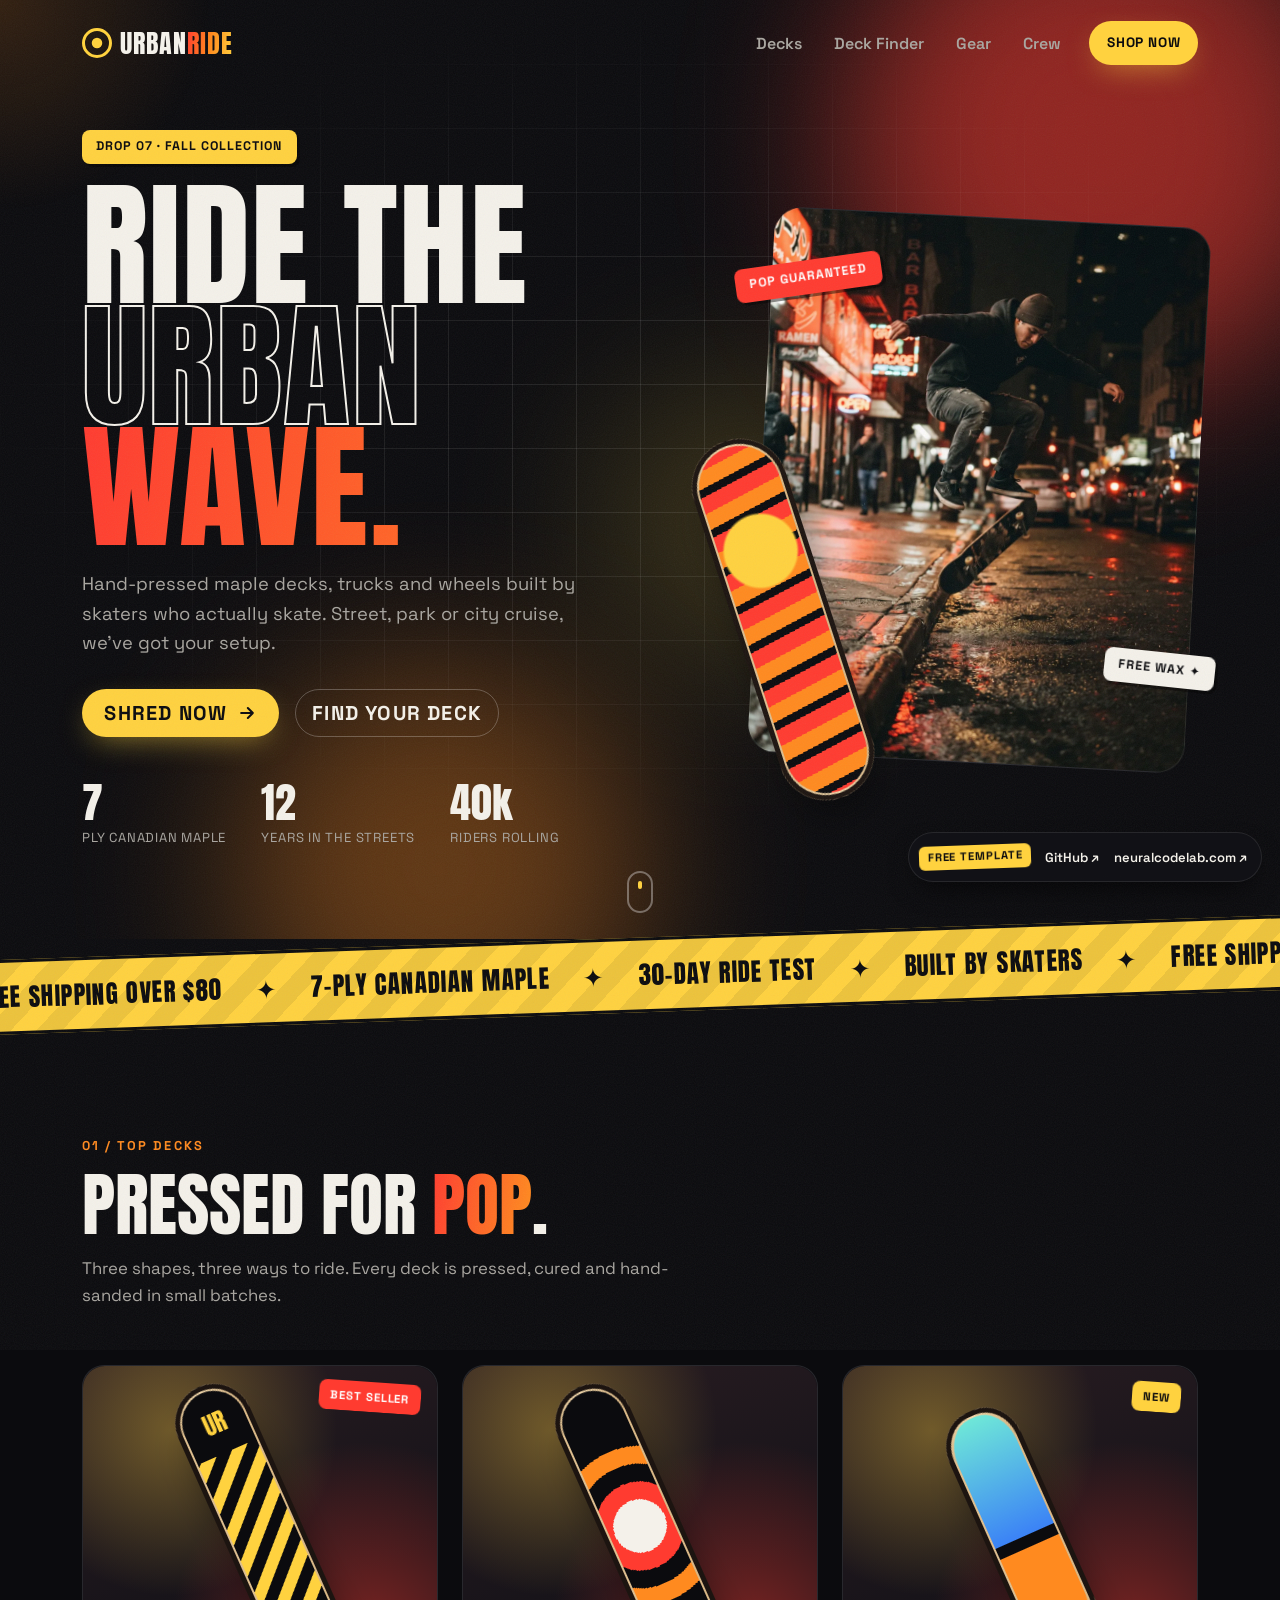
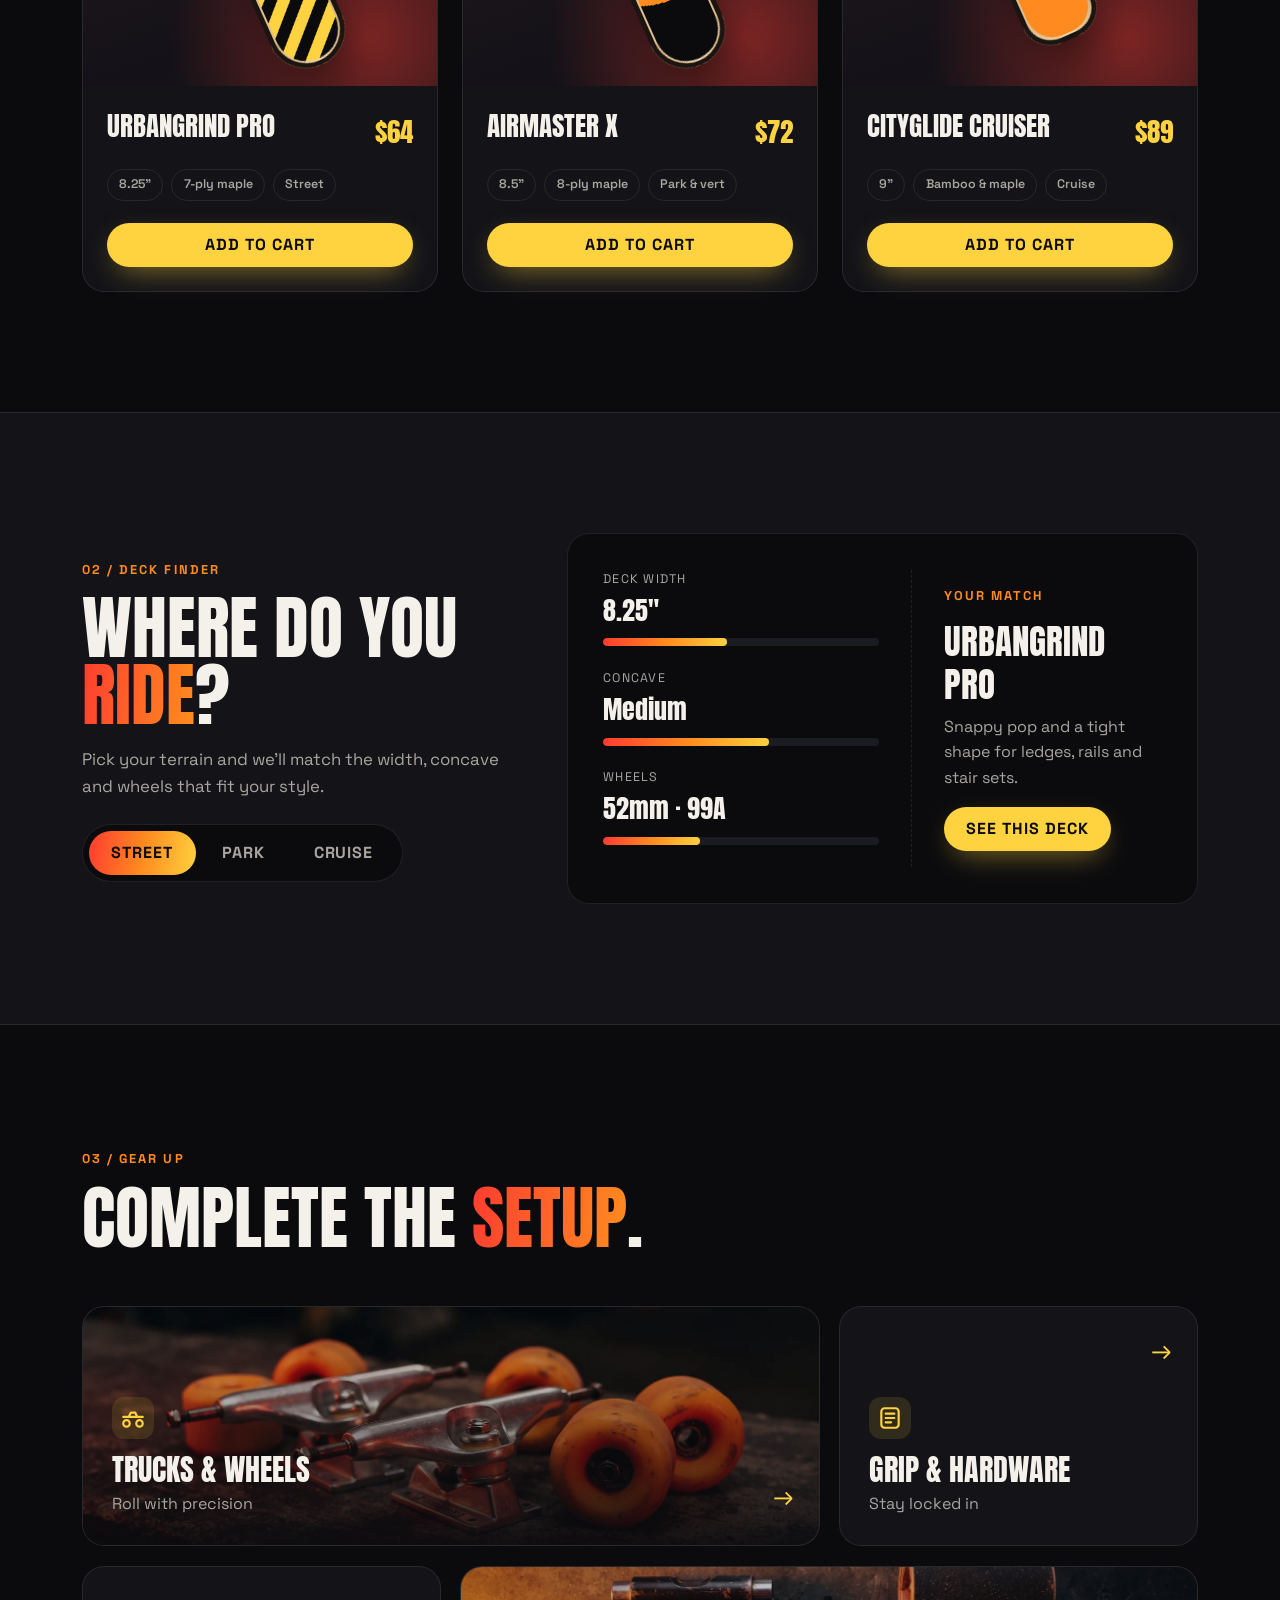
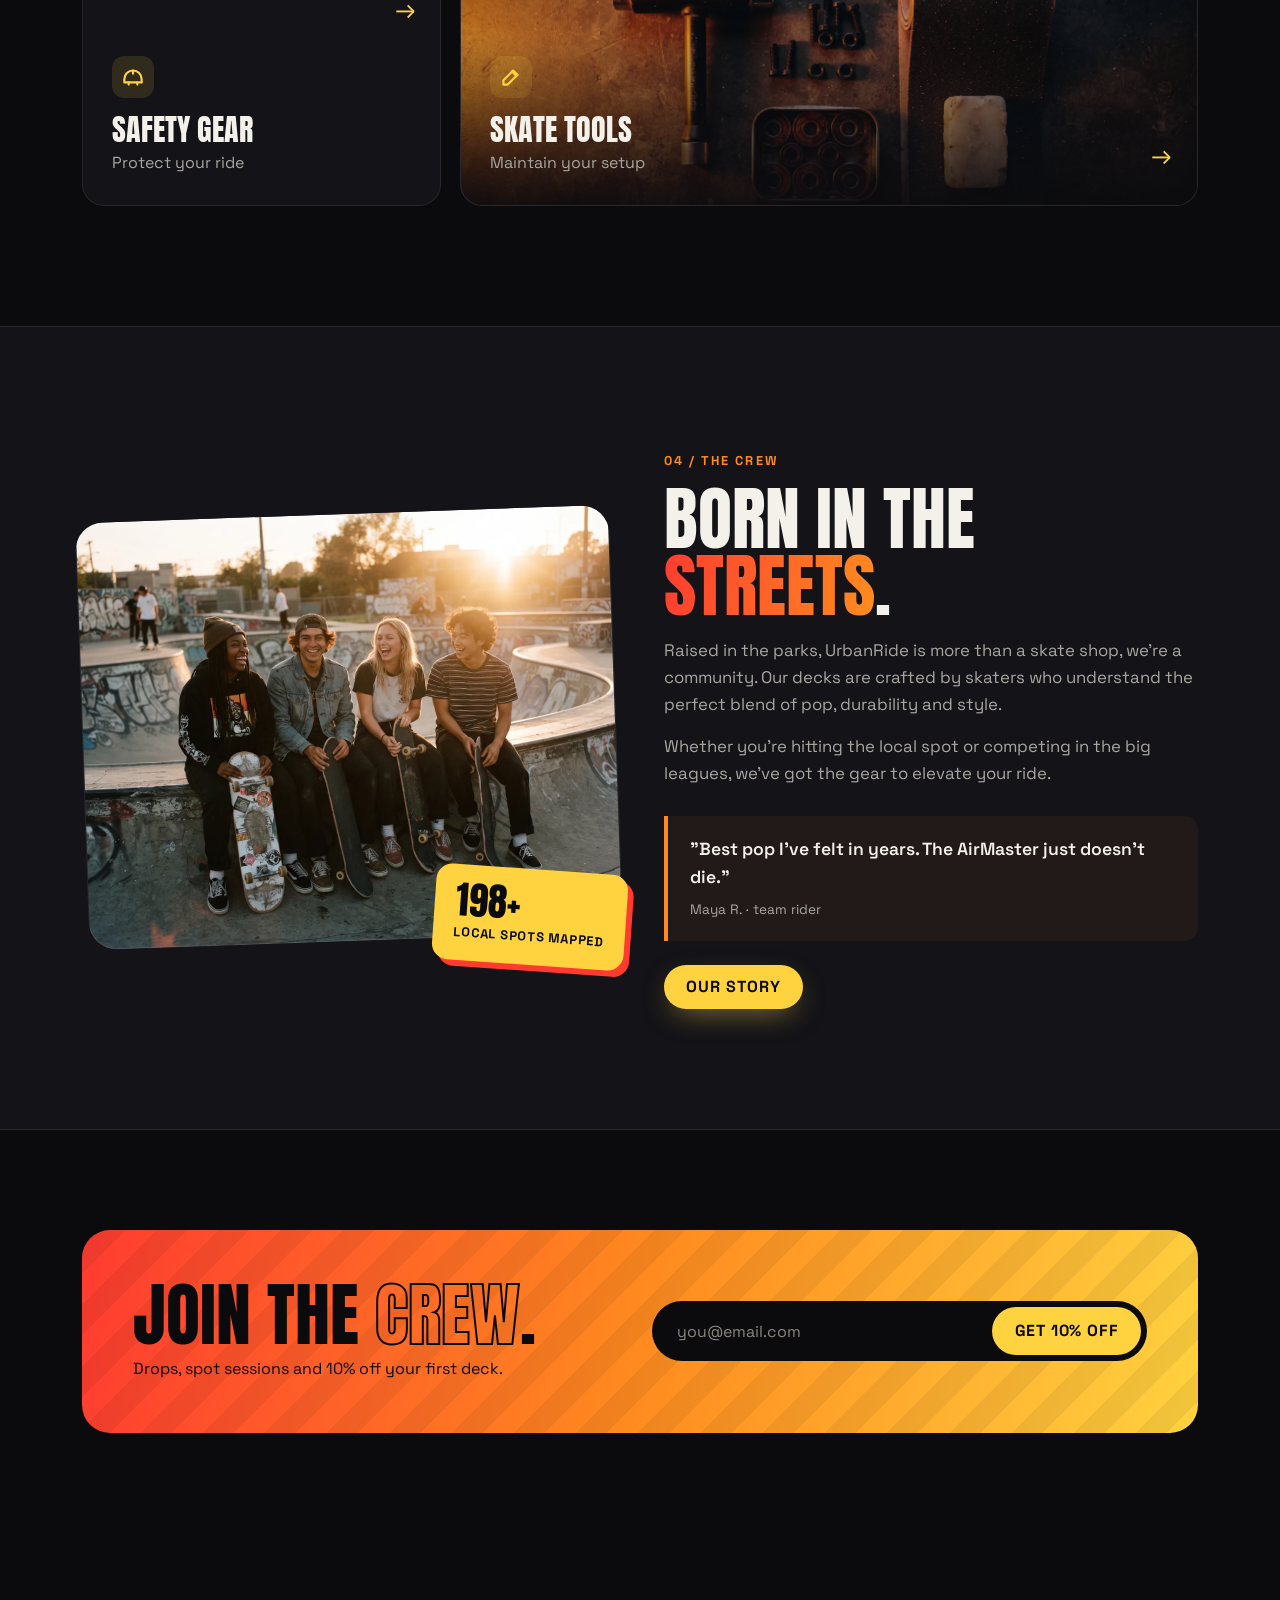
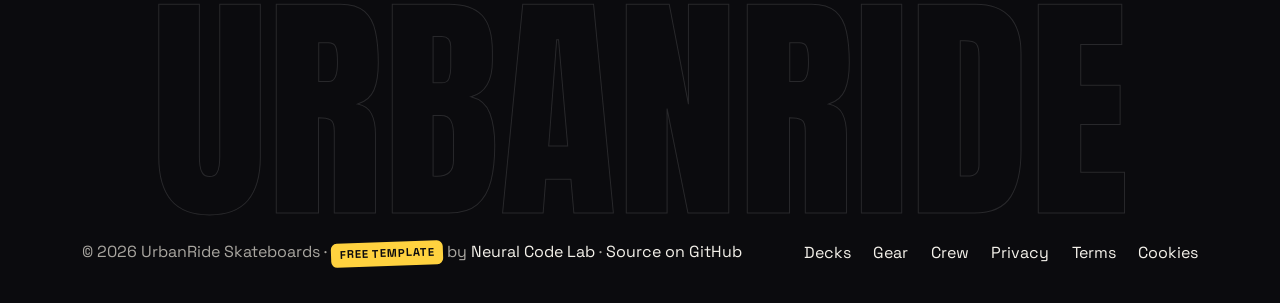
<file: index.html>
<!DOCTYPE html>
<html lang="en">
<head>
  <meta charset="UTF-8">
  <meta name="viewport" content="width=device-width, initial-scale=1.0">
  <title>UrbanRide Skateboards · Ride the Urban Wave</title>
  <meta name="description" content="UrbanRide Skateboards: hand-pressed maple decks, trucks, wheels and gear built by skaters for the street, the park and the city cruise.">
  <meta name="theme-color" content="#0b0b0e">
  <link rel="icon" href="favicon.svg" type="image/svg+xml">
  <link rel="preconnect" href="https://fonts.googleapis.com">
  <link rel="preconnect" href="https://fonts.gstatic.com" crossorigin>
  <link href="https://fonts.googleapis.com/css2?family=Anton&family=Space+Grotesk:wght@400;500;600;700&display=swap" rel="stylesheet">
  <link href="https://cdnjs.cloudflare.com/ajax/libs/bootstrap/5.3.0/css/bootstrap.min.css" rel="stylesheet">
  <link href="styles.css" rel="stylesheet">
</head>
<body>
  <a class="skip-link" href="#main">Skip to content</a>
  <div class="cursor-glow" aria-hidden="true"></div>
  <div class="grain" aria-hidden="true"></div>

  <!-- Navigation -->
  <nav class="navbar navbar-expand-lg fixed-top ur-nav" aria-label="Main">
    <div class="container">
      <a class="navbar-brand d-flex align-items-center gap-2" href="#home">
        <svg class="brand-mark" viewBox="0 0 40 40" aria-hidden="true"><circle cx="20" cy="20" r="18" fill="none" stroke="currentColor" stroke-width="4"/><circle cx="20" cy="20" r="7" fill="currentColor"/></svg>
        <span>URBAN<b>RIDE</b></span>
      </a>
      <button class="navbar-toggler" type="button" data-bs-toggle="collapse" data-bs-target="#navbarNav" aria-controls="navbarNav" aria-expanded="false" aria-label="Toggle navigation">
        <span class="toggler-bar"></span><span class="toggler-bar"></span>
      </button>
      <div class="collapse navbar-collapse" id="navbarNav">
        <ul class="navbar-nav ms-auto align-items-lg-center gap-lg-2">
          <li class="nav-item"><a class="nav-link" href="#featured">Decks</a></li>
          <li class="nav-item"><a class="nav-link" href="#finder">Deck Finder</a></li>
          <li class="nav-item"><a class="nav-link" href="#categories">Gear</a></li>
          <li class="nav-item"><a class="nav-link" href="#about">Crew</a></li>
          <li class="nav-item ms-lg-2"><a class="btn btn-ur btn-ur-sm" href="#featured">Shop now</a></li>
        </ul>
      </div>
    </div>
  </nav>

  <main id="main">
    <!-- Hero -->
    <section id="home" class="hero">
      <div class="hero-bg" aria-hidden="true">
        <span class="blob b1"></span><span class="blob b2"></span><span class="blob b3"></span>
        <div class="hero-grid"></div>
      </div>
      <div class="container position-relative">
        <div class="row align-items-center g-5">
          <div class="col-lg-7">
            <span class="sticker sticker-yellow reveal">Drop 07 · Fall collection</span>
            <h1 class="hero-title reveal">
              <span class="line">Ride the</span>
              <span class="line outline">Urban</span>
              <span class="line grad">Wave.</span>
            </h1>
            <p class="hero-lead reveal">Hand-pressed maple decks, trucks and wheels built by skaters who actually skate. Street, park or city cruise, we've got your setup.</p>
            <div class="d-flex flex-wrap gap-3 reveal">
              <a href="#featured" class="btn btn-ur btn-lg"><span>Shred now</span>
                <svg viewBox="0 0 24 24" aria-hidden="true"><path d="M5 12h14M13 6l6 6-6 6" fill="none" stroke="currentColor" stroke-width="2.5" stroke-linecap="round" stroke-linejoin="round"/></svg>
              </a>
              <a href="#finder" class="btn btn-ur-ghost btn-lg">Find your deck</a>
            </div>
            <ul class="hero-stats reveal" aria-label="UrbanRide in numbers">
              <li><b class="count" data-to="7">0</b><span>ply canadian maple</span></li>
              <li><b class="count" data-to="12">0</b><span>years in the streets</span></li>
              <li><b class="count" data-to="40" data-suffix="k">0</b><span>riders rolling</span></li>
            </ul>
          </div>
          <div class="col-lg-5">
            <div class="hero-visual tilt" data-tilt>
              <!-- IMAGE SLOT: assets/hero-skater.webp (skater mid-kickflip, night street, neon light) -->
              <div class="img-slot hero-photo" data-img="assets/hero-skater.webp" role="img" aria-label="Skater landing a kickflip on a neon-lit street at night">
                <span class="slot-tag">IMG · hero-skater</span>
              </div>
              <div class="deck deck-hero" aria-hidden="true"><span class="deck-art art-wave"></span></div>
              <span class="sticker sticker-red float-a">Pop guaranteed</span>
              <span class="sticker sticker-white float-b">Free wax ✦</span>
            </div>
          </div>
        </div>
      </div>
      <a href="#tape" class="scroll-cue" aria-label="Scroll down"><span></span></a>
    </section>

    <!-- Caution tape marquee -->
    <div id="tape" class="tape" aria-hidden="true">
      <div class="tape-track">
        <span>Free shipping over $80</span><span>✦</span><span>7-ply canadian maple</span><span>✦</span><span>30-day ride test</span><span>✦</span><span>Built by skaters</span><span>✦</span>
        <span>Free shipping over $80</span><span>✦</span><span>7-ply canadian maple</span><span>✦</span><span>30-day ride test</span><span>✦</span><span>Built by skaters</span><span>✦</span>
      </div>
    </div>

    <!-- Top decks -->
    <section id="featured" class="section">
      <div class="container">
        <div class="section-head reveal">
          <span class="eyebrow">01 / Top decks</span>
          <h2 class="section-title">Pressed for <span class="grad">pop</span>.</h2>
          <p class="section-sub">Three shapes, three ways to ride. Every deck is pressed, cured and hand-sanded in small batches.</p>
        </div>
        <div class="row g-4">
          <div class="col-md-6 col-lg-4 reveal">
            <article class="deck-card tilt" data-tilt data-style="street">
              <span class="badge-hot">Best seller</span>
              <div class="deck-stage img-slot">
                <div class="deck"><span class="deck-art art-grind"></span></div>
              </div>
              <div class="deck-body">
                <div class="d-flex justify-content-between align-items-start gap-3">
                  <h3>UrbanGrind Pro</h3><span class="price">$64</span>
                </div>
                <ul class="chips"><li>8.25"</li><li>7-ply maple</li><li>Street</li></ul>
                <a href="#" class="btn btn-ur w-100">Add to cart</a>
              </div>
            </article>
          </div>
          <div class="col-md-6 col-lg-4 reveal">
            <article class="deck-card tilt" data-tilt data-style="park">
              <div class="deck-stage img-slot">
                <div class="deck"><span class="deck-art art-air"></span></div>
              </div>
              <div class="deck-body">
                <div class="d-flex justify-content-between align-items-start gap-3">
                  <h3>AirMaster X</h3><span class="price">$72</span>
                </div>
                <ul class="chips"><li>8.5"</li><li>8-ply maple</li><li>Park &amp; vert</li></ul>
                <a href="#" class="btn btn-ur w-100">Add to cart</a>
              </div>
            </article>
          </div>
          <div class="col-md-6 col-lg-4 reveal">
            <article class="deck-card tilt" data-tilt data-style="cruise">
              <span class="badge-hot badge-new">New</span>
              <div class="deck-stage img-slot">
                <div class="deck deck-cruiser"><span class="deck-art art-glide"></span></div>
              </div>
              <div class="deck-body">
                <div class="d-flex justify-content-between align-items-start gap-3">
                  <h3>CityGlide Cruiser</h3><span class="price">$89</span>
                </div>
                <ul class="chips"><li>9"</li><li>Bamboo &amp; maple</li><li>Cruise</li></ul>
                <a href="#" class="btn btn-ur w-100">Add to cart</a>
              </div>
            </article>
          </div>
        </div>
      </div>
    </section>

    <!-- Deck finder -->
    <section id="finder" class="section section-alt">
      <div class="container">
        <div class="row g-5 align-items-center">
          <div class="col-lg-5 reveal">
            <span class="eyebrow">02 / Deck finder</span>
            <h2 class="section-title">Where do you <span class="grad">ride</span>?</h2>
            <p class="section-sub mb-4">Pick your terrain and we'll match the width, concave and wheels that fit your style.</p>
            <div class="finder-tabs" role="tablist" aria-label="Riding style">
              <button class="finder-tab active" role="tab" aria-selected="true" data-pick="street">Street</button>
              <button class="finder-tab" role="tab" aria-selected="false" data-pick="park">Park</button>
              <button class="finder-tab" role="tab" aria-selected="false" data-pick="cruise">Cruise</button>
            </div>
          </div>
          <div class="col-lg-7 reveal">
            <div class="finder-card" aria-live="polite">
              <div class="finder-meter">
                <div class="meter"><span>Deck width</span><b id="f-width">8.25"</b><i><em id="m-width" style="--v:.45"></em></i></div>
                <div class="meter"><span>Concave</span><b id="f-concave">Medium</b><i><em id="m-concave" style="--v:.6"></em></i></div>
                <div class="meter"><span>Wheels</span><b id="f-wheels">52mm · 99A</b><i><em id="m-wheels" style="--v:.35"></em></i></div>
              </div>
              <div class="finder-pick">
                <span class="eyebrow">Your match</span>
                <h3 id="f-name">UrbanGrind Pro</h3>
                <p id="f-desc">Snappy pop and a tight shape for ledges, rails and stair sets.</p>
                <a href="#featured" class="btn btn-ur">See this deck</a>
              </div>
            </div>
          </div>
        </div>
      </div>
    </section>

    <!-- Gear bento -->
    <section id="categories" class="section">
      <div class="container">
        <div class="section-head reveal">
          <span class="eyebrow">03 / Gear up</span>
          <h2 class="section-title">Complete the <span class="grad">setup</span>.</h2>
        </div>
        <div class="bento">
          <a href="#" class="bento-item b-wide reveal">
            <!-- IMAGE SLOT: assets/gear-trucks.webp -->
            <div class="img-slot bento-img" data-img="assets/gear-trucks.webp"><span class="slot-tag">IMG · gear-trucks</span></div>
            <div class="bento-copy">
              <svg class="ico" viewBox="0 0 24 24" aria-hidden="true"><circle cx="6" cy="17" r="3"/><circle cx="18" cy="17" r="3"/><path d="M3 11h18M8 11l2-4h4l2 4"/></svg>
              <h3>Trucks &amp; Wheels</h3><p>Roll with precision</p>
            </div>
            <span class="bento-arrow" aria-hidden="true">→</span>
          </a>
          <a href="#" class="bento-item reveal">
            <div class="bento-copy">
              <svg class="ico" viewBox="0 0 24 24" aria-hidden="true"><rect x="4" y="3" width="16" height="18" rx="3"/><path d="M8 8h8M8 12h8M8 16h5"/></svg>
              <h3>Grip &amp; Hardware</h3><p>Stay locked in</p>
            </div>
            <span class="bento-arrow" aria-hidden="true">→</span>
          </a>
          <a href="#" class="bento-item reveal">
            <div class="bento-copy">
              <svg class="ico" viewBox="0 0 24 24" aria-hidden="true"><path d="M4 14a8 8 0 0116 0v3H4z"/><path d="M8 17v2M16 17v2M12 6v3"/></svg>
              <h3>Safety Gear</h3><p>Protect your ride</p>
            </div>
            <span class="bento-arrow" aria-hidden="true">→</span>
          </a>
          <a href="#" class="bento-item b-wide b-accent reveal">
            <!-- IMAGE SLOT: assets/gear-tools.webp -->
            <div class="img-slot bento-img" data-img="assets/gear-tools.webp"><span class="slot-tag">IMG · gear-tools</span></div>
            <div class="bento-copy">
              <svg class="ico" viewBox="0 0 24 24" aria-hidden="true"><path d="M14 6l4 4-9 9H5v-4z"/><path d="M13 7l4 4"/></svg>
              <h3>Skate Tools</h3><p>Maintain your setup</p>
            </div>
            <span class="bento-arrow" aria-hidden="true">→</span>
          </a>
        </div>
      </div>
    </section>

    <!-- About / crew -->
    <section id="about" class="section section-alt">
      <div class="container">
        <div class="row g-5 align-items-center">
          <div class="col-lg-6 order-lg-2 reveal">
            <span class="eyebrow">04 / The crew</span>
            <h2 class="section-title">Born in the <span class="grad">streets</span>.</h2>
            <p class="section-sub">Raised in the parks, UrbanRide is more than a skate shop, we're a community. Our decks are crafted by skaters who understand the perfect blend of pop, durability and style.</p>
            <p class="section-sub">Whether you're hitting the local spot or competing in the big leagues, we've got the gear to elevate your ride.</p>
            <div class="crew-quote">
              <p>"Best pop I've felt in years. The AirMaster just doesn't die."</p>
              <span>Maya R. · team rider</span>
            </div>
            <a href="#" class="btn btn-ur mt-4">Our story</a>
          </div>
          <div class="col-lg-6 order-lg-1 reveal">
            <div class="about-visual">
              <!-- IMAGE SLOT: assets/about-crew.webp (skate crew at a concrete park, golden hour) -->
              <div class="img-slot about-photo" data-img="assets/about-crew.webp" role="img" aria-label="The UrbanRide crew at a concrete skatepark at golden hour">
                <span class="slot-tag">IMG · about-crew</span>
              </div>
              <div class="about-badge"><b class="count" data-to="250" data-suffix="+">0</b><span>local spots mapped</span></div>
            </div>
          </div>
        </div>
      </div>
    </section>

    <!-- Join CTA -->
    <section class="section join">
      <div class="container">
        <div class="join-card reveal">
          <div class="join-bg" aria-hidden="true"></div>
          <div class="row align-items-center g-4 position-relative">
            <div class="col-lg-6">
              <h2 class="section-title mb-2">Join the <span class="outline-dark">crew</span>.</h2>
              <p class="mb-0">Drops, spot sessions and 10% off your first deck.</p>
            </div>
            <div class="col-lg-6">
              <form class="join-form" onsubmit="event.preventDefault(); this.classList.add('sent');">
                <label for="join-email" class="visually-hidden">Email address</label>
                <input id="join-email" type="email" required placeholder="you@email.com" autocomplete="email">
                <button type="submit" class="btn btn-dark-ur">Get 10% off</button>
                <span class="join-ok" role="status">You're in. See you at the spot ✦</span>
              </form>
            </div>
          </div>
        </div>
      </div>
    </section>
  </main>

  <!-- Free template badge -->
  <aside class="free-pill" aria-label="About this template">
    <span class="free-tag">Free template</span>
    <a href="https://github.com/EduGuate/UrbanSkateShopTheme" target="_blank" rel="noopener">GitHub ↗</a>
    <a href="https://neuralcodelab.com" target="_blank" rel="noopener">neuralcodelab.com ↗</a>
  </aside>

  <footer class="ur-footer">
    <div class="container">
      <div class="footer-mega" aria-hidden="true">URBANRIDE</div>
      <div class="d-flex flex-column flex-md-row justify-content-between align-items-center gap-3">
        <p class="mb-0">&copy; 2026 UrbanRide Skateboards · <span class="free-tag">Free template</span> by <a href="https://neuralcodelab.com" target="_blank" rel="noopener">Neural Code Lab</a> · <a href="https://github.com/EduGuate/UrbanSkateShopTheme" target="_blank" rel="noopener">Source on GitHub</a></p>
        <ul class="footer-links">
          <li><a href="#featured">Decks</a></li><li><a href="#categories">Gear</a></li><li><a href="#about">Crew</a></li><li><a href="privacy.html">Privacy</a></li><li><a href="terms.html">Terms</a></li><li><a href="cookies.html">Cookies</a></li>
        </ul>
      </div>
    </div>
  </footer>

  <script src="https://cdnjs.cloudflare.com/ajax/libs/bootstrap/5.3.0/js/bootstrap.bundle.min.js"></script>
  <script src="app.js"></script>
</body>
</html>
</file>
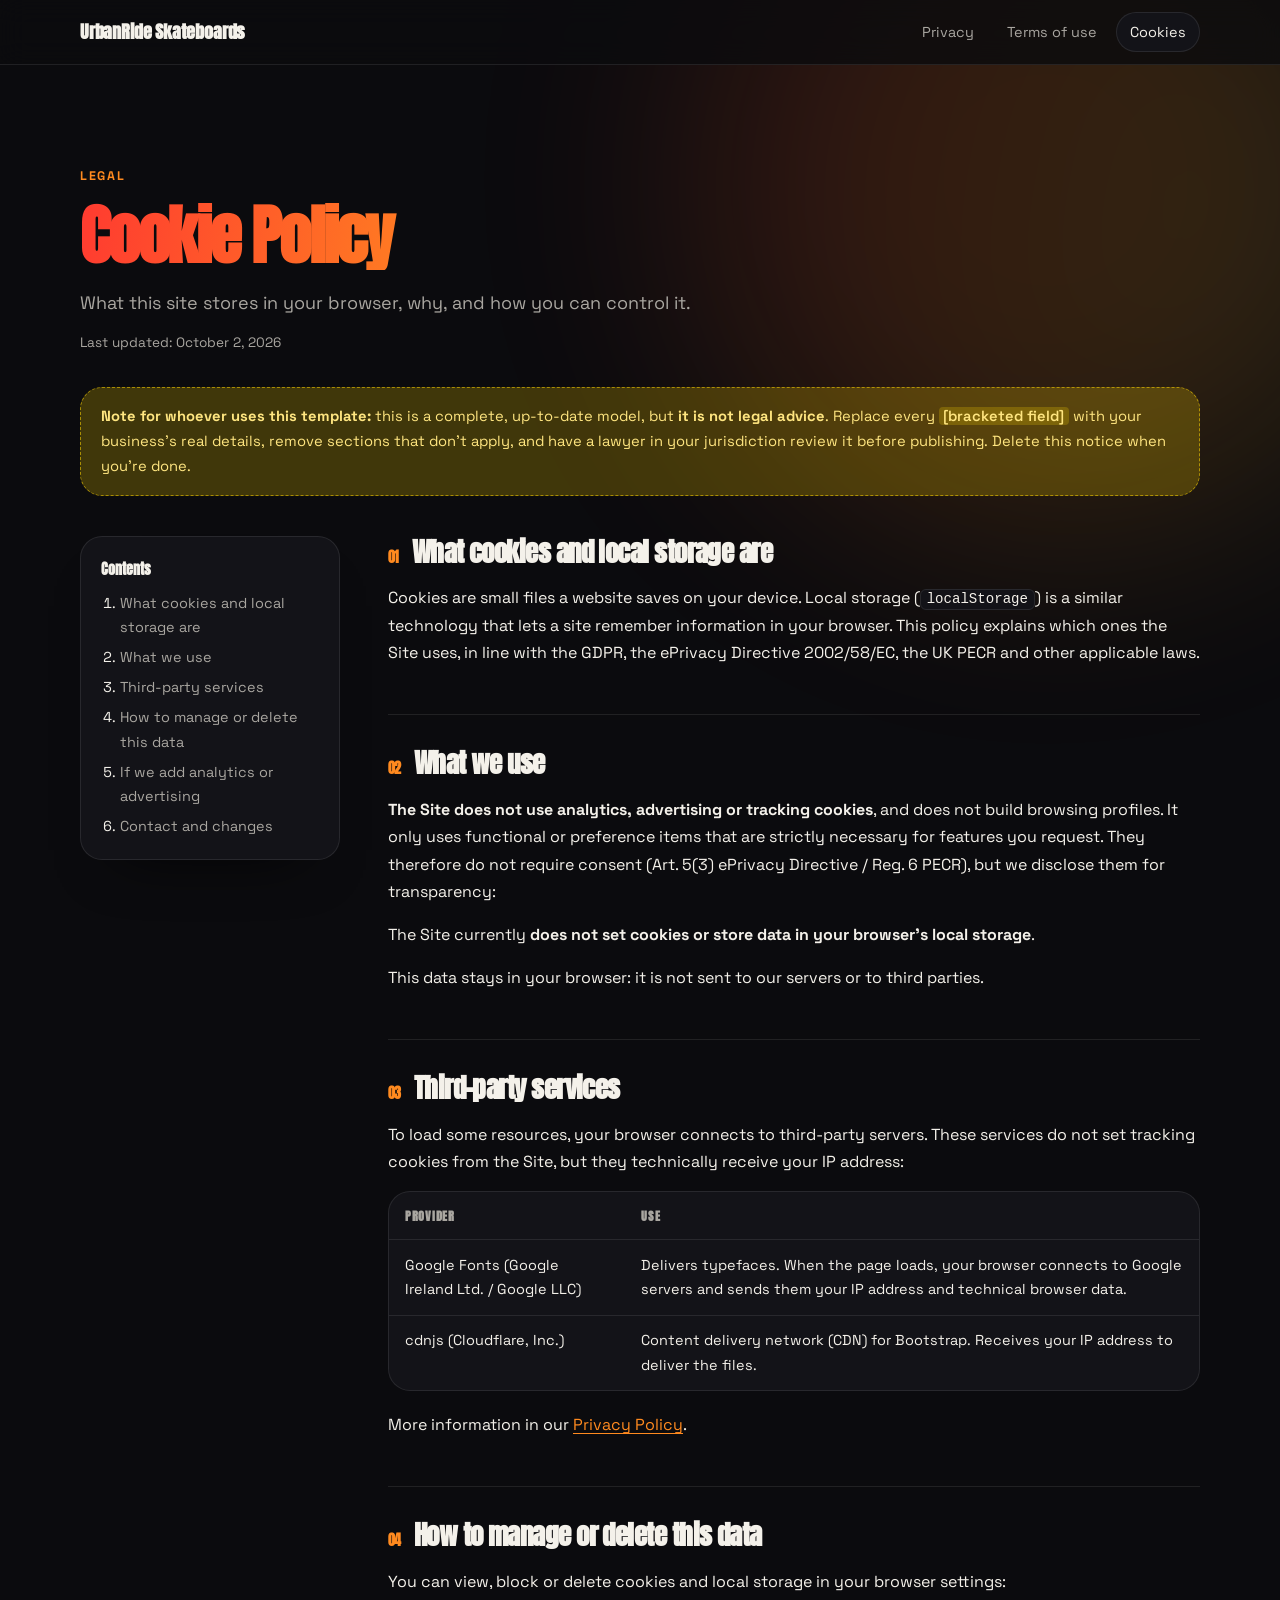
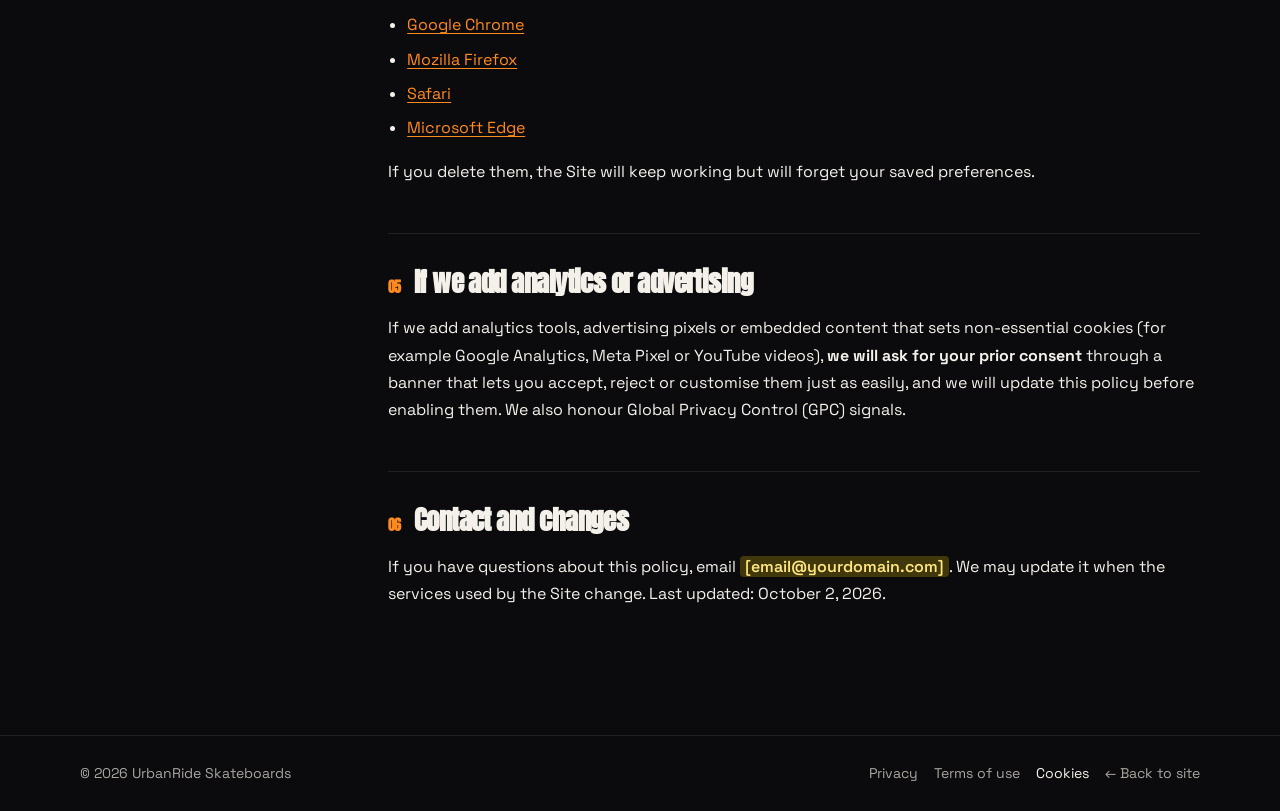
<file: cookies.html>
<!doctype html>
<html lang="en">
<head>
  <meta charset="utf-8">
  <meta name="viewport" content="width=device-width, initial-scale=1">
  <title>Cookie Policy · UrbanRide Skateboards</title>
  <meta name="description" content="What this site stores in your browser, why, and how you can control it.">
  <meta name="robots" content="index, follow">
  <link rel="icon" href="favicon.svg" type="image/svg+xml">
  <link rel="preconnect" href="https://fonts.googleapis.com"><link rel="preconnect" href="https://fonts.gstatic.com" crossorigin>
  <link href="https://fonts.googleapis.com/css2?family=Anton&family=Space+Grotesk:wght@400;500;600;700&display=swap" rel="stylesheet">
  <link href="legal.css" rel="stylesheet">
</head>
<body class="legal-page">
  <a class="skip" href="#main">Skip to content</a>
  <header class="lg-top">
    <div class="lg-wrap lg-top-inner">
      <a class="lg-brand" href="index.html">UrbanRide Skateboards</a>
      <nav class="lg-nav" aria-label="Legal pages"><a href="privacy.html">Privacy</a><a href="terms.html">Terms of use</a><a href="cookies.html" aria-current="page">Cookies</a></nav>
    </div>
  </header>
  <main id="main" class="lg-wrap">
    <div class="lg-hero">
      <p class="lg-kicker">Legal</p>
      <h1>Cookie Policy</h1>
      <p class="lg-lead">What this site stores in your browser, why, and how you can control it.</p>
      <p class="lg-date">Last updated: October 2, 2026</p>
    </div>
    <aside class="lg-note" role="note"><strong>Note for whoever uses this template:</strong> this is a complete, up-to-date model, but <strong>it is not legal advice</strong>. Replace every <mark class="ph">[bracketed field]</mark> with your business's real details, remove sections that don't apply, and have a lawyer in your jurisdiction review it before publishing. Delete this notice when you're done.</aside>
    <div class="lg-grid">
      <nav class="lg-toc" aria-label="Contents"><p>Contents</p><ol><li><a href="#s1">What cookies and local storage are</a></li><li><a href="#s2">What we use</a></li><li><a href="#s3">Third-party services</a></li><li><a href="#s4">How to manage or delete this data</a></li><li><a href="#s5">If we add analytics or advertising</a></li><li><a href="#s6">Contact and changes</a></li></ol></nav>
      <article class="lg-body">
<section id="s1"><h2><span class="num">01</span>What cookies and local storage are</h2>
<p>Cookies are small files a website saves on your device. Local storage (<code>localStorage</code>) is a similar technology that lets a site remember information in your browser. This policy explains which ones the Site uses, in line with the GDPR, the ePrivacy Directive 2002/58/EC, the UK PECR and other applicable laws.</p>
</section>
<section id="s2"><h2><span class="num">02</span>What we use</h2>
<p><strong>The Site does not use analytics, advertising or tracking cookies</strong>, and does not build browsing profiles. It only uses functional or preference items that are strictly necessary for features you request. They therefore do not require consent (Art. 5(3) ePrivacy Directive / Reg. 6 PECR), but we disclose them for transparency:</p>
<p>The Site currently <strong>does not set cookies or store data in your browser's local storage</strong>.</p>
<p>This data stays in your browser: it is not sent to our servers or to third parties.</p>
</section>
<section id="s3"><h2><span class="num">03</span>Third-party services</h2>
<p>To load some resources, your browser connects to third-party servers. These services do not set tracking cookies from the Site, but they technically receive your IP address:</p>
<div class="tbl"><table><thead><tr><th scope="col">Provider</th><th scope="col">Use</th></tr></thead><tbody><tr><td>Google Fonts (Google Ireland Ltd. / Google LLC)</td><td>Delivers typefaces. When the page loads, your browser connects to Google servers and sends them your IP address and technical browser data.</td></tr><tr><td>cdnjs (Cloudflare, Inc.)</td><td>Content delivery network (CDN) for Bootstrap. Receives your IP address to deliver the files.</td></tr></tbody></table></div>
<p>More information in our <a href="privacy.html">Privacy Policy</a>.</p>
</section>
<section id="s4"><h2><span class="num">04</span>How to manage or delete this data</h2>
<p>You can view, block or delete cookies and local storage in your browser settings:</p>
<ul><li><a href="https://support.google.com/chrome/answer/95647" target="_blank" rel="noopener noreferrer">Google Chrome</a></li><li><a href="https://support.mozilla.org/kb/clear-cookies-and-site-data-firefox" target="_blank" rel="noopener noreferrer">Mozilla Firefox</a></li><li><a href="https://support.apple.com/guide/safari/manage-cookies-sfri11471/mac" target="_blank" rel="noopener noreferrer">Safari</a></li><li><a href="https://support.microsoft.com/microsoft-edge/delete-cookies-in-microsoft-edge-63947406-40ac-c3b8-57b9-2a946a29ae09" target="_blank" rel="noopener noreferrer">Microsoft Edge</a></li></ul>
<p>If you delete them, the Site will keep working but will forget your saved preferences.</p>
</section>
<section id="s5"><h2><span class="num">05</span>If we add analytics or advertising</h2>
<p>If we add analytics tools, advertising pixels or embedded content that sets non-essential cookies (for example Google Analytics, Meta Pixel or YouTube videos), <strong>we will ask for your prior consent</strong> through a banner that lets you accept, reject or customise them just as easily, and we will update this policy before enabling them. We also honour Global Privacy Control (GPC) signals.</p>
</section>
<section id="s6"><h2><span class="num">06</span>Contact and changes</h2>
<p>If you have questions about this policy, email <mark class="ph">[email@yourdomain.com]</mark>. We may update it when the services used by the Site change. Last updated: October 2, 2026.</p>
</section>
      </article>
    </div>
  </main>
  <footer class="lg-foot">
    <div class="lg-wrap lg-foot-inner">
      <span>© 2026 UrbanRide Skateboards</span>
      <span class="lg-foot-links"><a href="privacy.html">Privacy</a><a href="terms.html">Terms of use</a><a href="cookies.html" aria-current="page">Cookies</a><a href="index.html">← Back to site</a></span>
    </div>
  </footer>
</body>
</html>
</file>
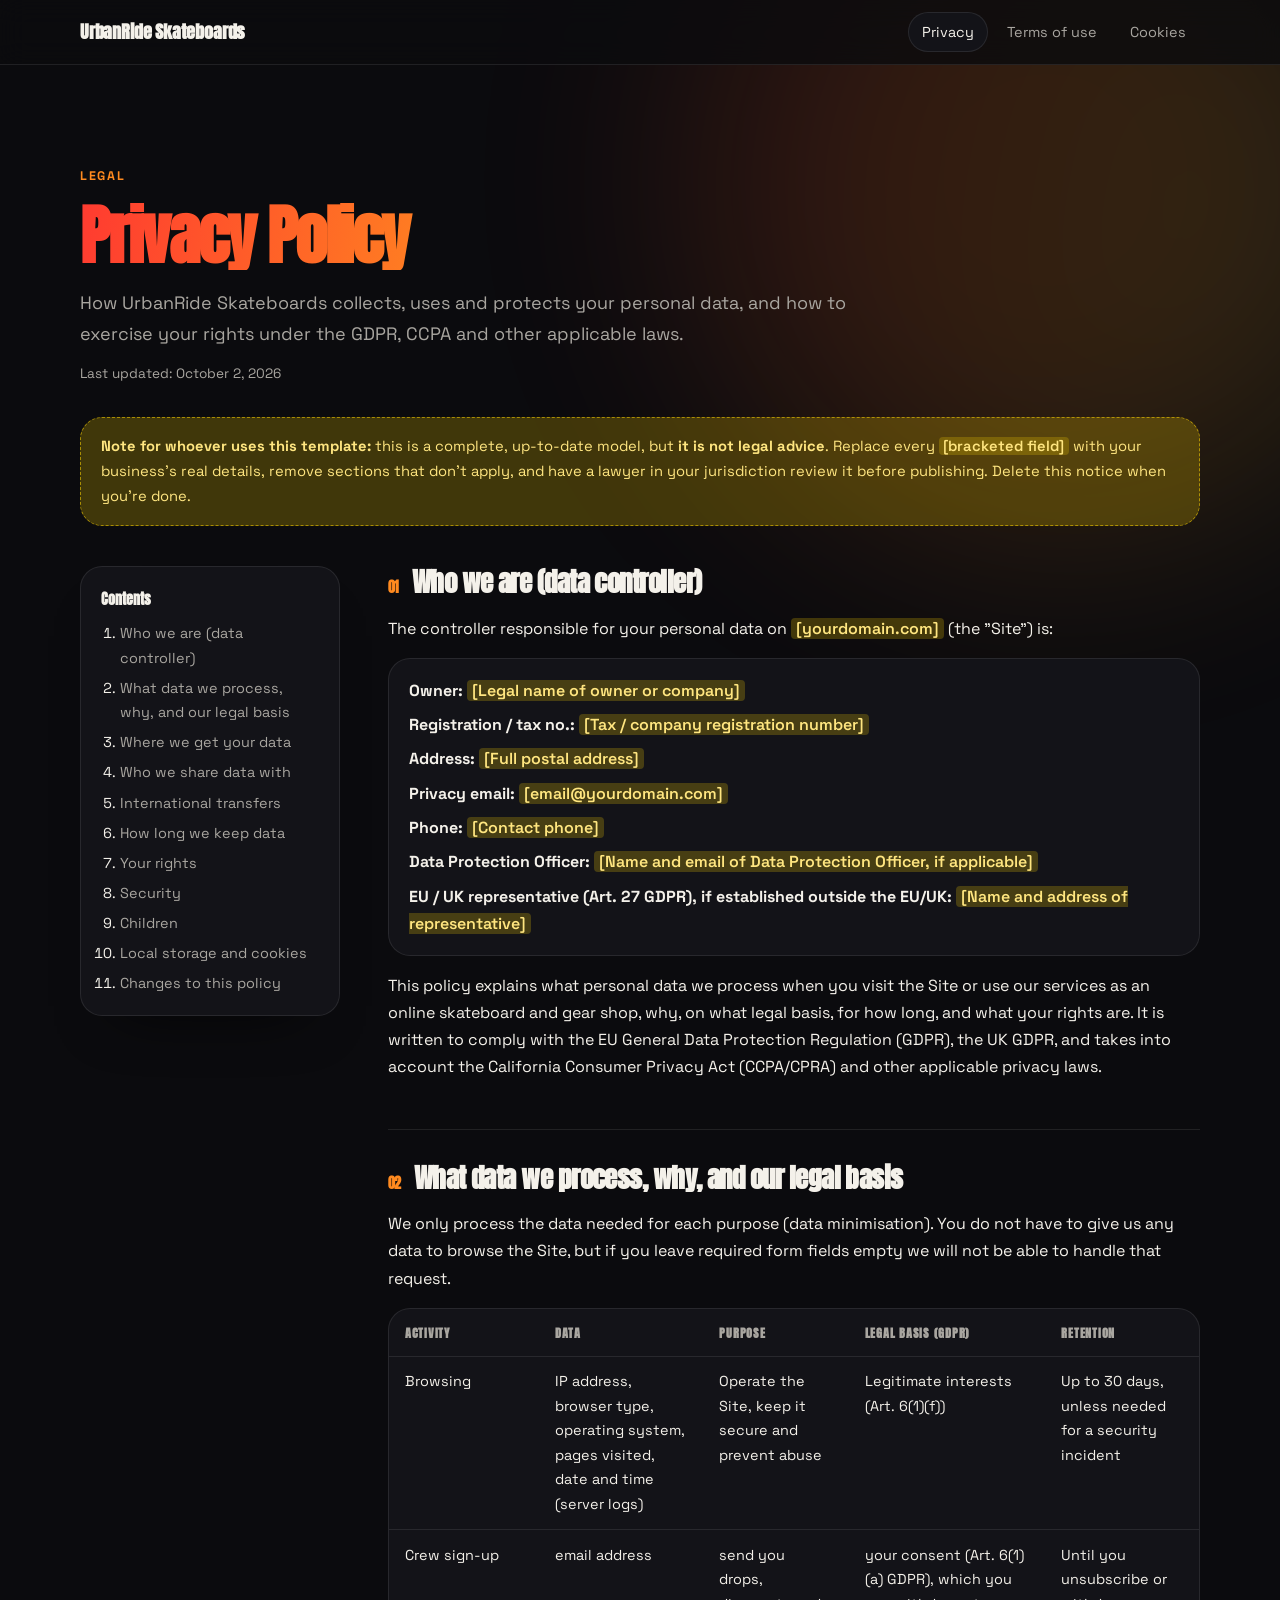
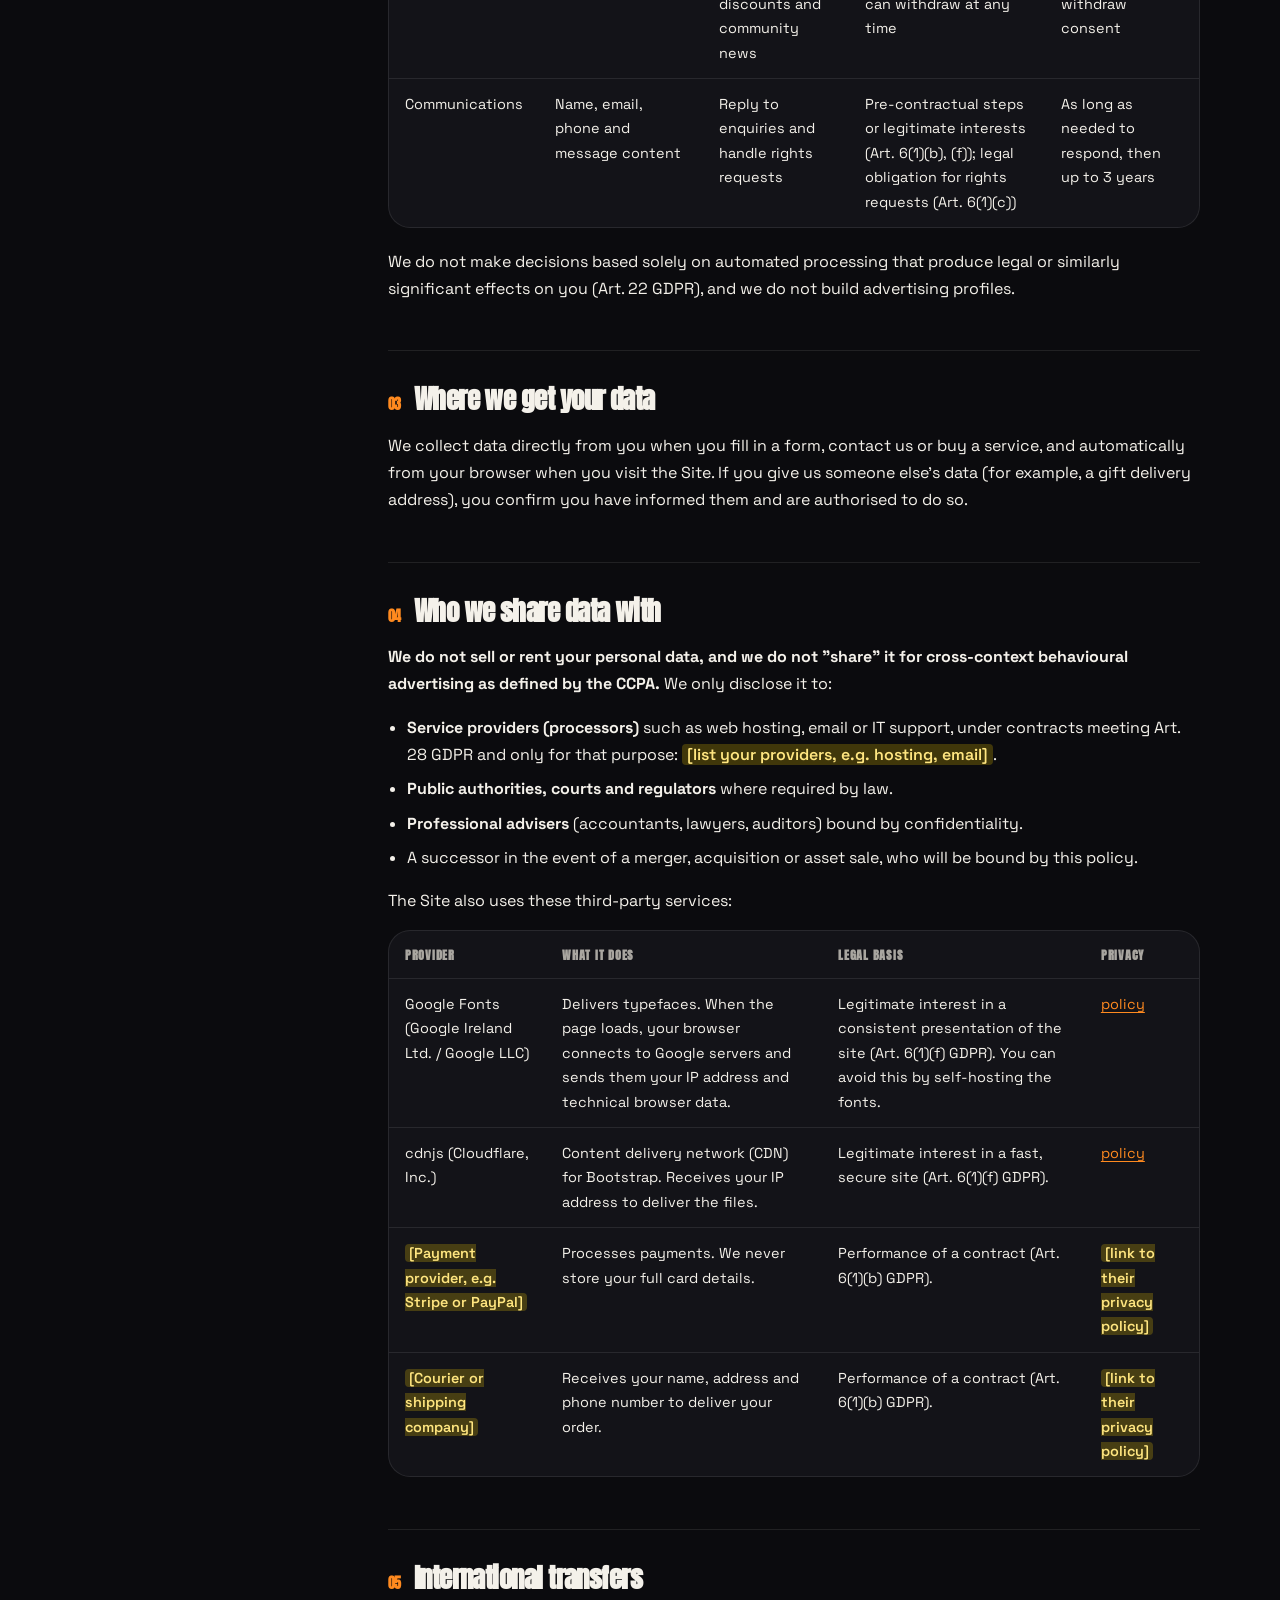
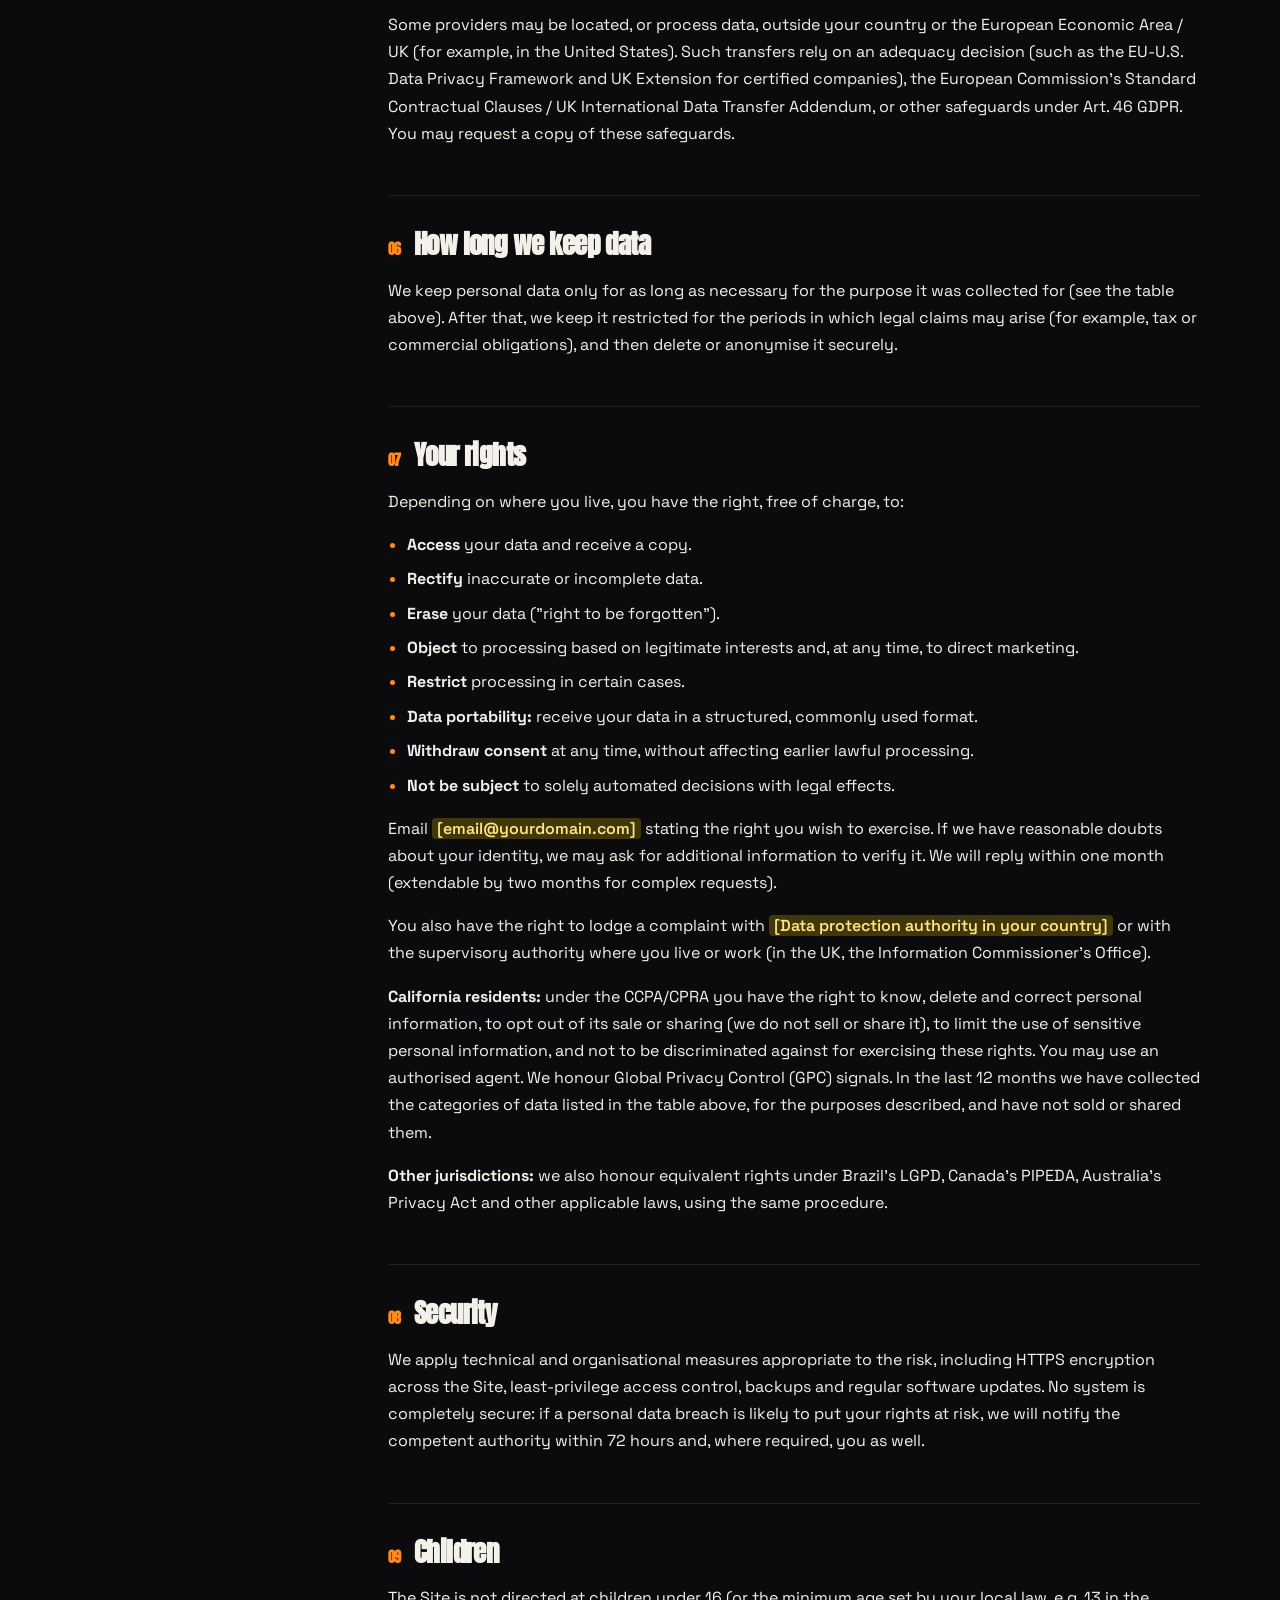
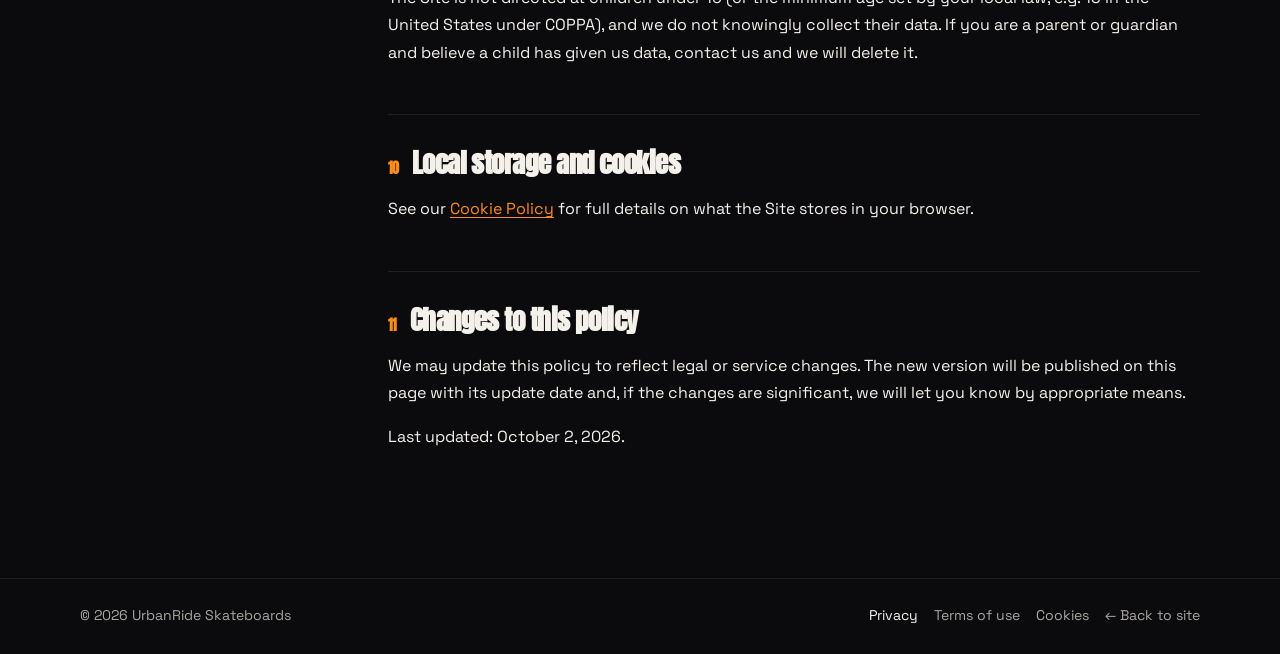
<file: privacy.html>
<!doctype html>
<html lang="en">
<head>
  <meta charset="utf-8">
  <meta name="viewport" content="width=device-width, initial-scale=1">
  <title>Privacy Policy · UrbanRide Skateboards</title>
  <meta name="description" content="How UrbanRide Skateboards collects, uses and protects your personal data, and how to exercise your rights under the GDPR, CCPA and other applicable laws.">
  <meta name="robots" content="index, follow">
  <link rel="icon" href="favicon.svg" type="image/svg+xml">
  <link rel="preconnect" href="https://fonts.googleapis.com"><link rel="preconnect" href="https://fonts.gstatic.com" crossorigin>
  <link href="https://fonts.googleapis.com/css2?family=Anton&family=Space+Grotesk:wght@400;500;600;700&display=swap" rel="stylesheet">
  <link href="legal.css" rel="stylesheet">
</head>
<body class="legal-page">
  <a class="skip" href="#main">Skip to content</a>
  <header class="lg-top">
    <div class="lg-wrap lg-top-inner">
      <a class="lg-brand" href="index.html">UrbanRide Skateboards</a>
      <nav class="lg-nav" aria-label="Legal pages"><a href="privacy.html" aria-current="page">Privacy</a><a href="terms.html">Terms of use</a><a href="cookies.html">Cookies</a></nav>
    </div>
  </header>
  <main id="main" class="lg-wrap">
    <div class="lg-hero">
      <p class="lg-kicker">Legal</p>
      <h1>Privacy Policy</h1>
      <p class="lg-lead">How UrbanRide Skateboards collects, uses and protects your personal data, and how to exercise your rights under the GDPR, CCPA and other applicable laws.</p>
      <p class="lg-date">Last updated: October 2, 2026</p>
    </div>
    <aside class="lg-note" role="note"><strong>Note for whoever uses this template:</strong> this is a complete, up-to-date model, but <strong>it is not legal advice</strong>. Replace every <mark class="ph">[bracketed field]</mark> with your business's real details, remove sections that don't apply, and have a lawyer in your jurisdiction review it before publishing. Delete this notice when you're done.</aside>
    <div class="lg-grid">
      <nav class="lg-toc" aria-label="Contents"><p>Contents</p><ol><li><a href="#s1">Who we are (data controller)</a></li><li><a href="#s2">What data we process, why, and our legal basis</a></li><li><a href="#s3">Where we get your data</a></li><li><a href="#s4">Who we share data with</a></li><li><a href="#s5">International transfers</a></li><li><a href="#s6">How long we keep data</a></li><li><a href="#s7">Your rights</a></li><li><a href="#s8">Security</a></li><li><a href="#s9">Children</a></li><li><a href="#s10">Local storage and cookies</a></li><li><a href="#s11">Changes to this policy</a></li></ol></nav>
      <article class="lg-body">
<section id="s1"><h2><span class="num">01</span>Who we are (data controller)</h2>
<p>The controller responsible for your personal data on <mark class="ph">[yourdomain.com]</mark> (the "Site") is:</p>
<ul class="facts"><li><b>Owner:</b> <mark class="ph">[Legal name of owner or company]</mark></li><li><b>Registration / tax no.:</b> <mark class="ph">[Tax / company registration number]</mark></li><li><b>Address:</b> <mark class="ph">[Full postal address]</mark></li><li><b>Privacy email:</b> <mark class="ph">[email@yourdomain.com]</mark></li><li><b>Phone:</b> <mark class="ph">[Contact phone]</mark></li><li><b>Data Protection Officer:</b> <mark class="ph">[Name and email of Data Protection Officer, if applicable]</mark></li><li><b>EU / UK representative (Art. 27 GDPR), if established outside the EU/UK:</b> <mark class="ph">[Name and address of representative]</mark></li></ul>
<p>This policy explains what personal data we process when you visit the Site or use our services as an online skateboard and gear shop, why, on what legal basis, for how long, and what your rights are. It is written to comply with the EU General Data Protection Regulation (GDPR), the UK GDPR, and takes into account the California Consumer Privacy Act (CCPA/CPRA) and other applicable privacy laws.</p>
</section>
<section id="s2"><h2><span class="num">02</span>What data we process, why, and our legal basis</h2>
<p>We only process the data needed for each purpose (data minimisation). You do not have to give us any data to browse the Site, but if you leave required form fields empty we will not be able to handle that request.</p>
<div class="tbl"><table><thead><tr><th scope="col">Activity</th><th scope="col">Data</th><th scope="col">Purpose</th><th scope="col">Legal basis (GDPR)</th><th scope="col">Retention</th></tr></thead><tbody><tr><td>Browsing</td><td>IP address, browser type, operating system, pages visited, date and time (server logs)</td><td>Operate the Site, keep it secure and prevent abuse</td><td>Legitimate interests (Art. 6(1)(f))</td><td>Up to 30 days, unless needed for a security incident</td></tr><tr><td>Crew sign-up</td><td>email address</td><td>send you drops, discounts and community news</td><td>your consent (Art. 6(1)(a) GDPR), which you can withdraw at any time</td><td>Until you unsubscribe or withdraw consent</td></tr><tr><td>Communications</td><td>Name, email, phone and message content</td><td>Reply to enquiries and handle rights requests</td><td>Pre-contractual steps or legitimate interests (Art. 6(1)(b), (f)); legal obligation for rights requests (Art. 6(1)(c))</td><td>As long as needed to respond, then up to 3 years</td></tr></tbody></table></div>
<p>We do not make decisions based solely on automated processing that produce legal or similarly significant effects on you (Art. 22 GDPR), and we do not build advertising profiles.</p>
</section>
<section id="s3"><h2><span class="num">03</span>Where we get your data</h2>
<p>We collect data directly from you when you fill in a form, contact us or buy a service, and automatically from your browser when you visit the Site. If you give us someone else's data (for example, a gift delivery address), you confirm you have informed them and are authorised to do so.</p>
</section>
<section id="s4"><h2><span class="num">04</span>Who we share data with</h2>
<p><strong>We do not sell or rent your personal data, and we do not "share" it for cross-context behavioural advertising as defined by the CCPA.</strong> We only disclose it to:</p>
<ul><li><b>Service providers (processors)</b> such as web hosting, email or IT support, under contracts meeting Art. 28 GDPR and only for that purpose: <mark class="ph">[list your providers, e.g. hosting, email]</mark>.</li>
<li><b>Public authorities, courts and regulators</b> where required by law.</li>
<li><b>Professional advisers</b> (accountants, lawyers, auditors) bound by confidentiality.</li>
<li>A successor in the event of a merger, acquisition or asset sale, who will be bound by this policy.</li></ul>
<p>The Site also uses these third-party services:</p>
<div class="tbl"><table><thead><tr><th scope="col">Provider</th><th scope="col">What it does</th><th scope="col">Legal basis</th><th scope="col">Privacy</th></tr></thead><tbody><tr><td>Google Fonts (Google Ireland Ltd. / Google LLC)</td><td>Delivers typefaces. When the page loads, your browser connects to Google servers and sends them your IP address and technical browser data.</td><td>Legitimate interest in a consistent presentation of the site (Art. 6(1)(f) GDPR). You can avoid this by self-hosting the fonts.</td><td><a href="https://policies.google.com/privacy" target="_blank" rel="noopener noreferrer">policy</a></td></tr><tr><td>cdnjs (Cloudflare, Inc.)</td><td>Content delivery network (CDN) for Bootstrap. Receives your IP address to deliver the files.</td><td>Legitimate interest in a fast, secure site (Art. 6(1)(f) GDPR).</td><td><a href="https://www.cloudflare.com/privacypolicy/" target="_blank" rel="noopener noreferrer">policy</a></td></tr><tr><td><mark class="ph">[Payment provider, e.g. Stripe or PayPal]</mark></td><td>Processes payments. We never store your full card details.</td><td>Performance of a contract (Art. 6(1)(b) GDPR).</td><td><mark class="ph">[link to their privacy policy]</mark></td></tr><tr><td><mark class="ph">[Courier or shipping company]</mark></td><td>Receives your name, address and phone number to deliver your order.</td><td>Performance of a contract (Art. 6(1)(b) GDPR).</td><td><mark class="ph">[link to their privacy policy]</mark></td></tr></tbody></table></div>
</section>
<section id="s5"><h2><span class="num">05</span>International transfers</h2>
<p>Some providers may be located, or process data, outside your country or the European Economic Area / UK (for example, in the United States). Such transfers rely on an adequacy decision (such as the EU-U.S. Data Privacy Framework and UK Extension for certified companies), the European Commission's Standard Contractual Clauses / UK International Data Transfer Addendum, or other safeguards under Art. 46 GDPR. You may request a copy of these safeguards.</p>
</section>
<section id="s6"><h2><span class="num">06</span>How long we keep data</h2>
<p>We keep personal data only for as long as necessary for the purpose it was collected for (see the table above). After that, we keep it restricted for the periods in which legal claims may arise (for example, tax or commercial obligations), and then delete or anonymise it securely.</p>
</section>
<section id="s7"><h2><span class="num">07</span>Your rights</h2>
<p>Depending on where you live, you have the right, free of charge, to:</p>
<ul class="rights"><li><b>Access</b> your data and receive a copy.</li><li><b>Rectify</b> inaccurate or incomplete data.</li><li><b>Erase</b> your data ("right to be forgotten").</li><li><b>Object</b> to processing based on legitimate interests and, at any time, to direct marketing.</li><li><b>Restrict</b> processing in certain cases.</li><li><b>Data portability:</b> receive your data in a structured, commonly used format.</li><li><b>Withdraw consent</b> at any time, without affecting earlier lawful processing.</li><li><b>Not be subject</b> to solely automated decisions with legal effects.</li></ul>
<p>Email <mark class="ph">[email@yourdomain.com]</mark> stating the right you wish to exercise. If we have reasonable doubts about your identity, we may ask for additional information to verify it. We will reply within one month (extendable by two months for complex requests).</p>
<p>You also have the right to lodge a complaint with <mark class="ph">[Data protection authority in your country]</mark> or with the supervisory authority where you live or work (in the UK, the Information Commissioner's Office).</p>
<p><b>California residents:</b> under the CCPA/CPRA you have the right to know, delete and correct personal information, to opt out of its sale or sharing (we do not sell or share it), to limit the use of sensitive personal information, and not to be discriminated against for exercising these rights. You may use an authorised agent. We honour Global Privacy Control (GPC) signals. In the last 12 months we have collected the categories of data listed in the table above, for the purposes described, and have not sold or shared them.</p>
<p><b>Other jurisdictions:</b> we also honour equivalent rights under Brazil's LGPD, Canada's PIPEDA, Australia's Privacy Act and other applicable laws, using the same procedure.</p>
</section>
<section id="s8"><h2><span class="num">08</span>Security</h2>
<p>We apply technical and organisational measures appropriate to the risk, including HTTPS encryption across the Site, least-privilege access control, backups and regular software updates. No system is completely secure: if a personal data breach is likely to put your rights at risk, we will notify the competent authority within 72 hours and, where required, you as well.</p>
</section>
<section id="s9"><h2><span class="num">09</span>Children</h2>
<p>The Site is not directed at children under 16 (or the minimum age set by your local law, e.g. 13 in the United States under COPPA), and we do not knowingly collect their data. If you are a parent or guardian and believe a child has given us data, contact us and we will delete it.</p>
</section>
<section id="s10"><h2><span class="num">10</span>Local storage and cookies</h2>
<p>See our <a href="cookies.html">Cookie Policy</a> for full details on what the Site stores in your browser.</p>
</section>
<section id="s11"><h2><span class="num">11</span>Changes to this policy</h2>
<p>We may update this policy to reflect legal or service changes. The new version will be published on this page with its update date and, if the changes are significant, we will let you know by appropriate means.</p>
<p>Last updated: October 2, 2026.</p>
</section>
      </article>
    </div>
  </main>
  <footer class="lg-foot">
    <div class="lg-wrap lg-foot-inner">
      <span>© 2026 UrbanRide Skateboards</span>
      <span class="lg-foot-links"><a href="privacy.html" aria-current="page">Privacy</a><a href="terms.html">Terms of use</a><a href="cookies.html">Cookies</a><a href="index.html">← Back to site</a></span>
    </div>
  </footer>
</body>
</html>
</file>
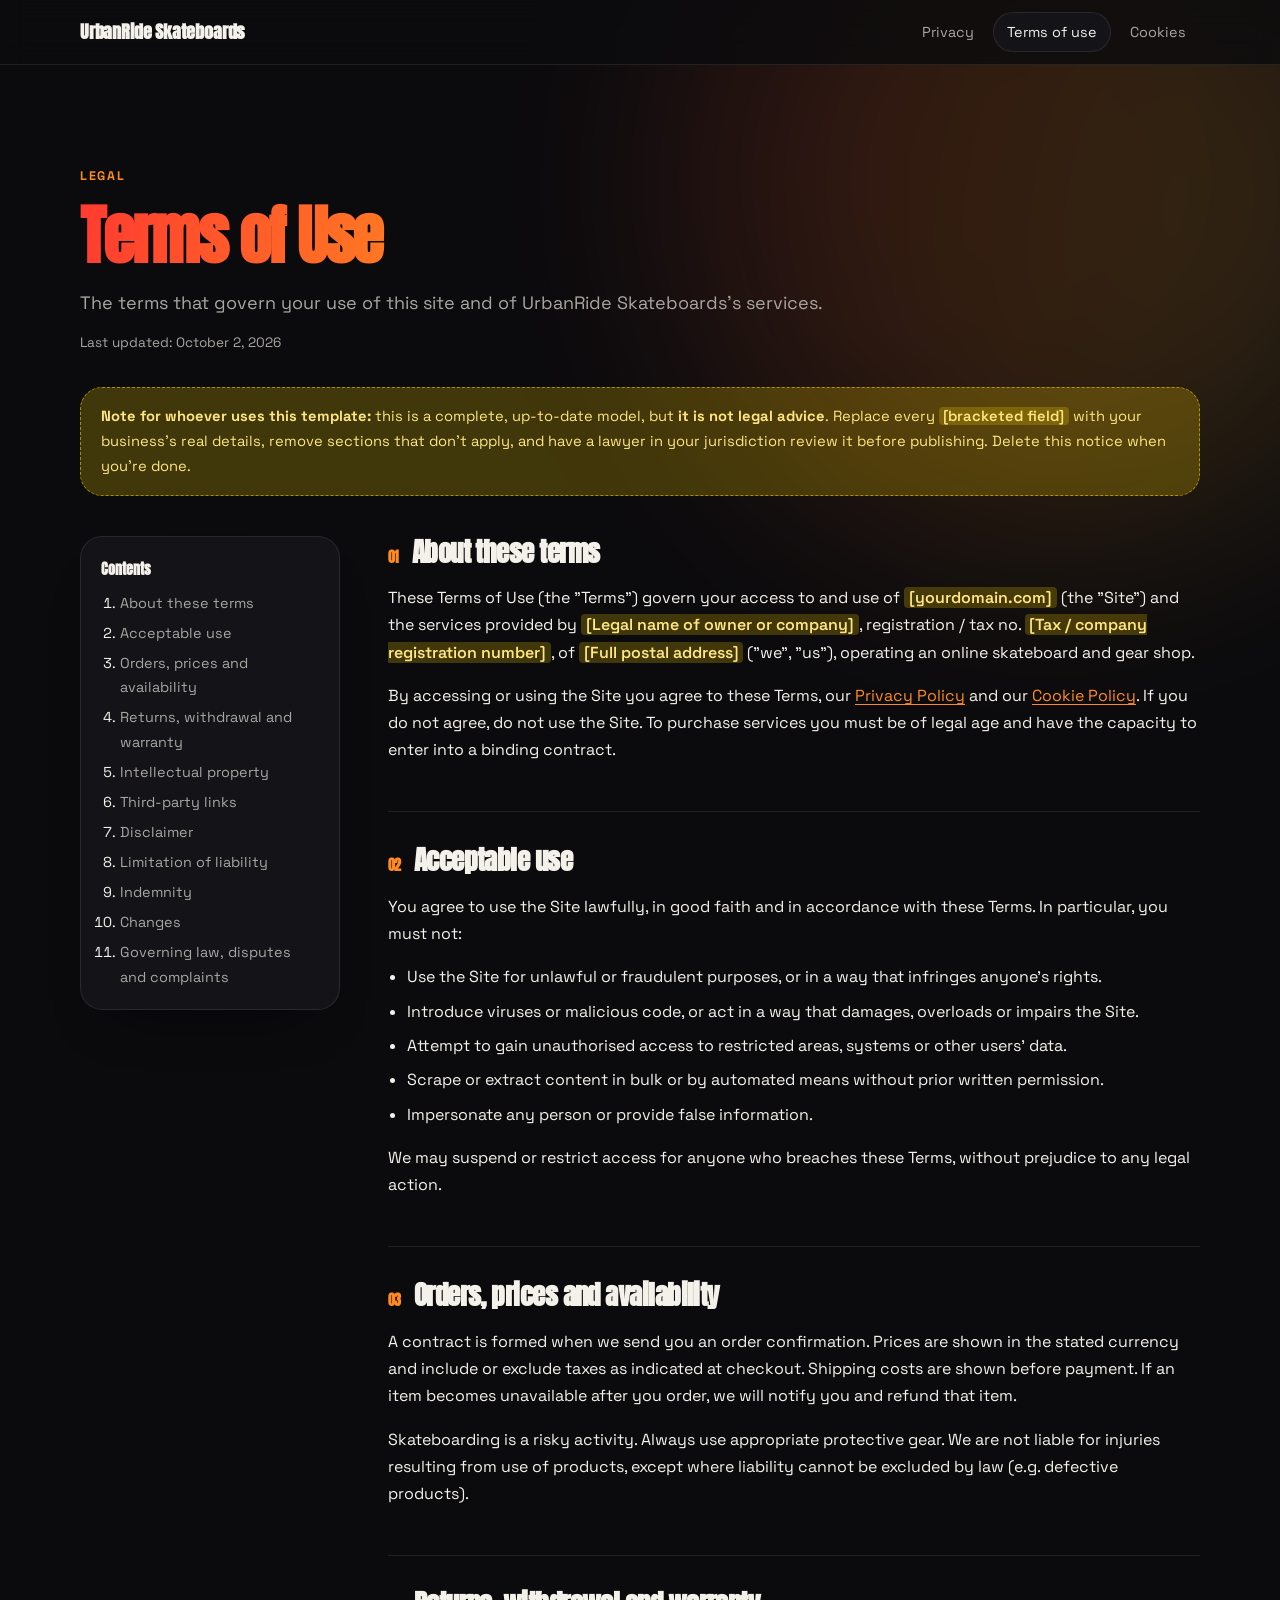
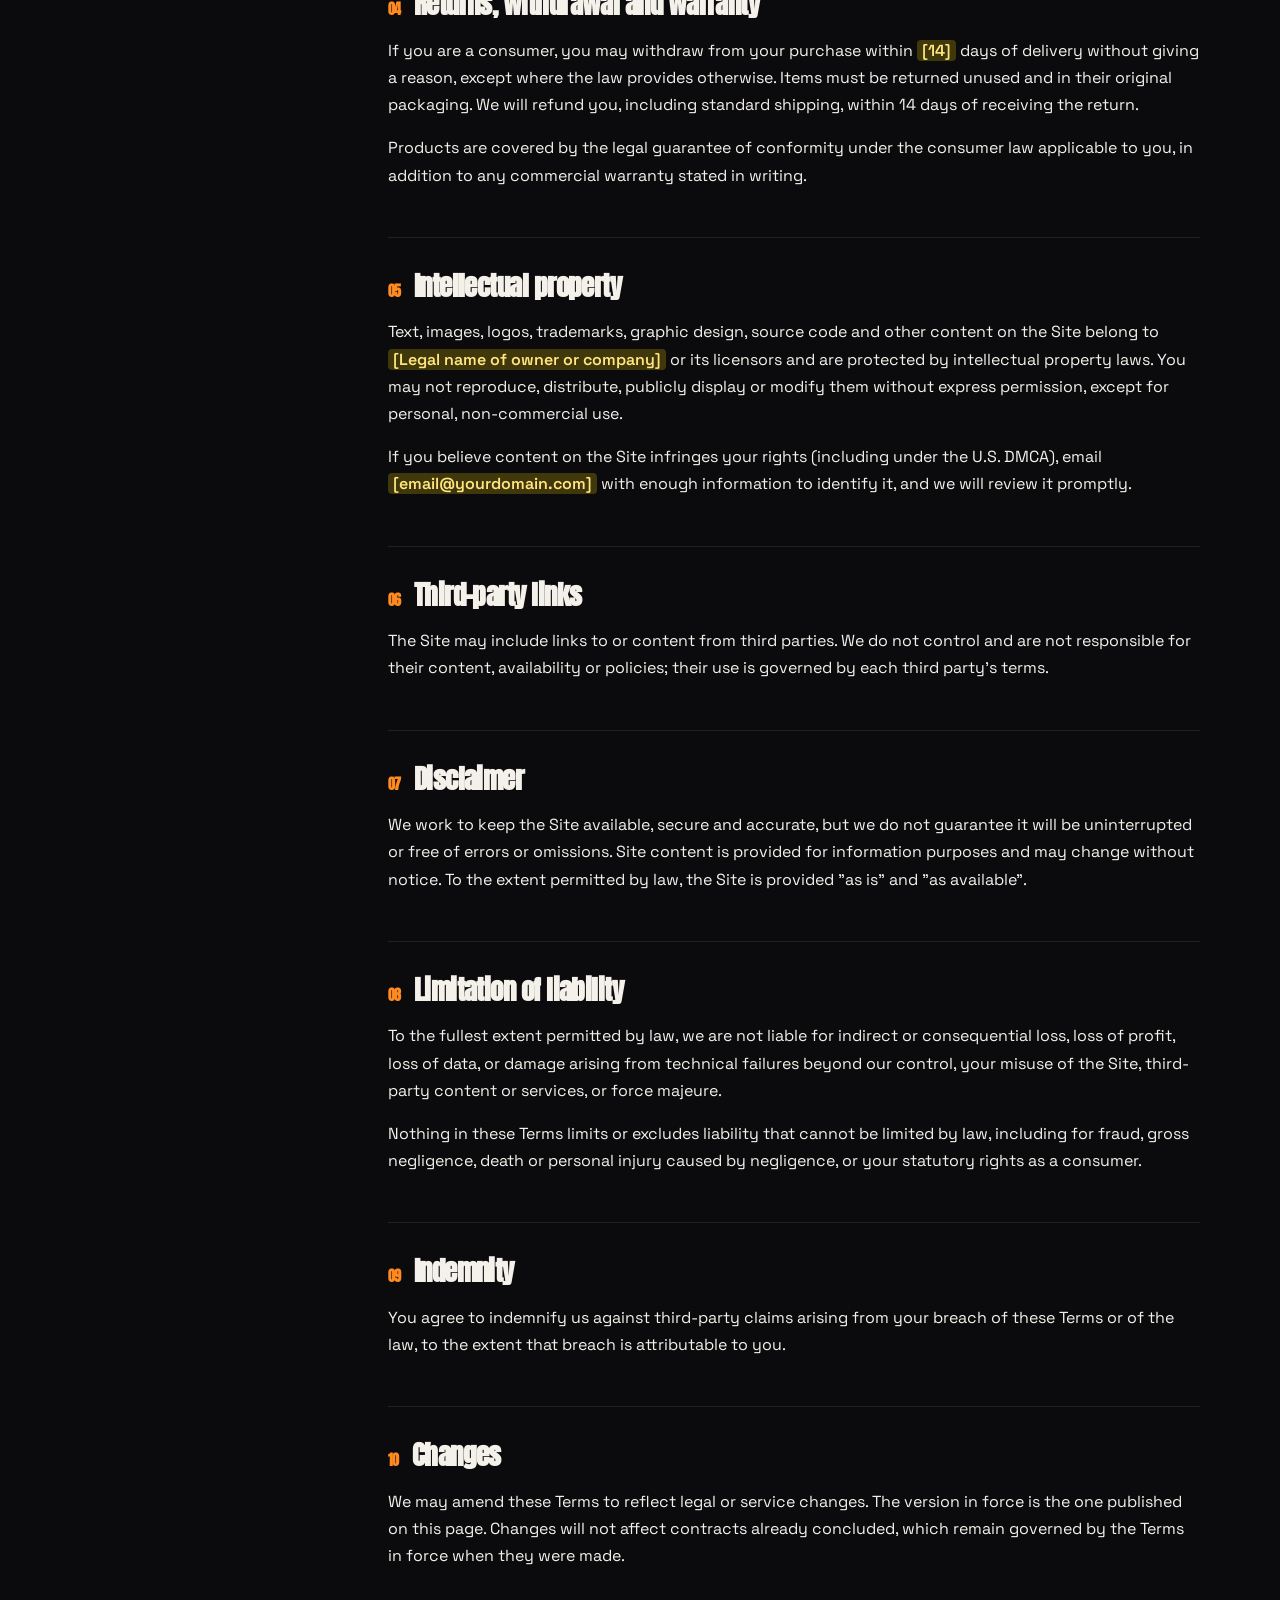
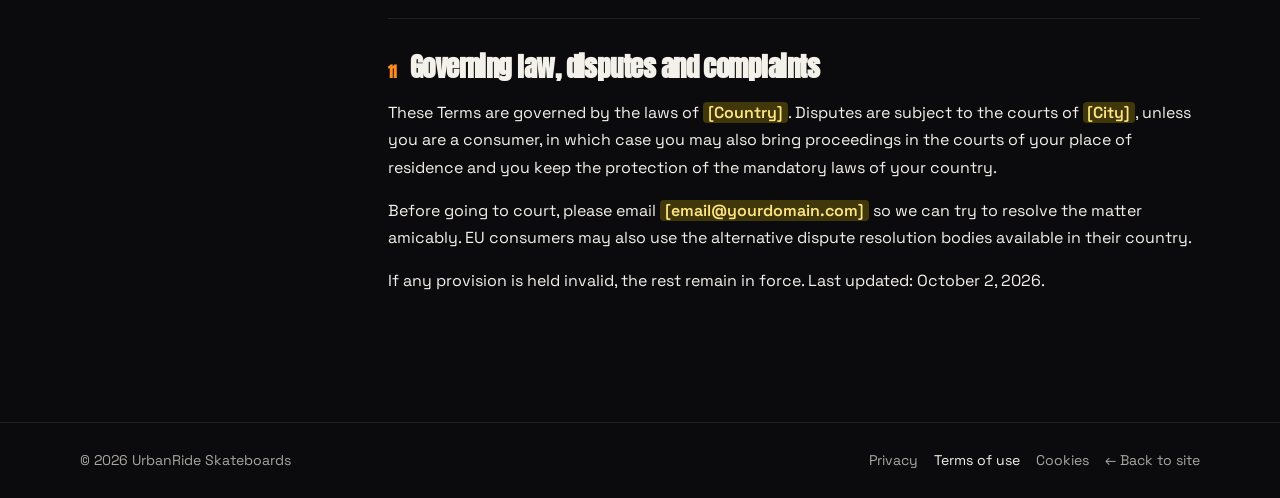
<file: terms.html>
<!doctype html>
<html lang="en">
<head>
  <meta charset="utf-8">
  <meta name="viewport" content="width=device-width, initial-scale=1">
  <title>Terms of Use · UrbanRide Skateboards</title>
  <meta name="description" content="The terms that govern your use of this site and of UrbanRide Skateboards&#x27;s services.">
  <meta name="robots" content="index, follow">
  <link rel="icon" href="favicon.svg" type="image/svg+xml">
  <link rel="preconnect" href="https://fonts.googleapis.com"><link rel="preconnect" href="https://fonts.gstatic.com" crossorigin>
  <link href="https://fonts.googleapis.com/css2?family=Anton&family=Space+Grotesk:wght@400;500;600;700&display=swap" rel="stylesheet">
  <link href="legal.css" rel="stylesheet">
</head>
<body class="legal-page">
  <a class="skip" href="#main">Skip to content</a>
  <header class="lg-top">
    <div class="lg-wrap lg-top-inner">
      <a class="lg-brand" href="index.html">UrbanRide Skateboards</a>
      <nav class="lg-nav" aria-label="Legal pages"><a href="privacy.html">Privacy</a><a href="terms.html" aria-current="page">Terms of use</a><a href="cookies.html">Cookies</a></nav>
    </div>
  </header>
  <main id="main" class="lg-wrap">
    <div class="lg-hero">
      <p class="lg-kicker">Legal</p>
      <h1>Terms of Use</h1>
      <p class="lg-lead">The terms that govern your use of this site and of UrbanRide Skateboards's services.</p>
      <p class="lg-date">Last updated: October 2, 2026</p>
    </div>
    <aside class="lg-note" role="note"><strong>Note for whoever uses this template:</strong> this is a complete, up-to-date model, but <strong>it is not legal advice</strong>. Replace every <mark class="ph">[bracketed field]</mark> with your business's real details, remove sections that don't apply, and have a lawyer in your jurisdiction review it before publishing. Delete this notice when you're done.</aside>
    <div class="lg-grid">
      <nav class="lg-toc" aria-label="Contents"><p>Contents</p><ol><li><a href="#s1">About these terms</a></li><li><a href="#s2">Acceptable use</a></li><li><a href="#s3">Orders, prices and availability</a></li><li><a href="#s4">Returns, withdrawal and warranty</a></li><li><a href="#s5">Intellectual property</a></li><li><a href="#s6">Third-party links</a></li><li><a href="#s7">Disclaimer</a></li><li><a href="#s8">Limitation of liability</a></li><li><a href="#s9">Indemnity</a></li><li><a href="#s10">Changes</a></li><li><a href="#s11">Governing law, disputes and complaints</a></li></ol></nav>
      <article class="lg-body">
<section id="s1"><h2><span class="num">01</span>About these terms</h2>
<p>These Terms of Use (the "Terms") govern your access to and use of <mark class="ph">[yourdomain.com]</mark> (the "Site") and the services provided by <mark class="ph">[Legal name of owner or company]</mark>, registration / tax no. <mark class="ph">[Tax / company registration number]</mark>, of <mark class="ph">[Full postal address]</mark> ("we", "us"), operating an online skateboard and gear shop.</p>
<p>By accessing or using the Site you agree to these Terms, our <a href="privacy.html">Privacy Policy</a> and our <a href="cookies.html">Cookie Policy</a>. If you do not agree, do not use the Site. To purchase services you must be of legal age and have the capacity to enter into a binding contract.</p>
</section>
<section id="s2"><h2><span class="num">02</span>Acceptable use</h2>
<p>You agree to use the Site lawfully, in good faith and in accordance with these Terms. In particular, you must not:</p>
<ul><li>Use the Site for unlawful or fraudulent purposes, or in a way that infringes anyone's rights.</li><li>Introduce viruses or malicious code, or act in a way that damages, overloads or impairs the Site.</li><li>Attempt to gain unauthorised access to restricted areas, systems or other users' data.</li><li>Scrape or extract content in bulk or by automated means without prior written permission.</li><li>Impersonate any person or provide false information.</li></ul>
<p>We may suspend or restrict access for anyone who breaches these Terms, without prejudice to any legal action.</p>
</section>
<section id="s3"><h2><span class="num">03</span>Orders, prices and availability</h2>
<p>A contract is formed when we send you an order confirmation. Prices are shown in the stated currency and include or exclude taxes as indicated at checkout. Shipping costs are shown before payment. If an item becomes unavailable after you order, we will notify you and refund that item.</p>
<p>Skateboarding is a risky activity. Always use appropriate protective gear. We are not liable for injuries resulting from use of products, except where liability cannot be excluded by law (e.g. defective products).</p>
</section>
<section id="s4"><h2><span class="num">04</span>Returns, withdrawal and warranty</h2>
<p>If you are a consumer, you may withdraw from your purchase within <mark class="ph">[14]</mark> days of delivery without giving a reason, except where the law provides otherwise. Items must be returned unused and in their original packaging. We will refund you, including standard shipping, within 14 days of receiving the return.</p>
<p>Products are covered by the legal guarantee of conformity under the consumer law applicable to you, in addition to any commercial warranty stated in writing.</p>
</section>
<section id="s5"><h2><span class="num">05</span>Intellectual property</h2>
<p>Text, images, logos, trademarks, graphic design, source code and other content on the Site belong to <mark class="ph">[Legal name of owner or company]</mark> or its licensors and are protected by intellectual property laws. You may not reproduce, distribute, publicly display or modify them without express permission, except for personal, non-commercial use.</p>
<p>If you believe content on the Site infringes your rights (including under the U.S. DMCA), email <mark class="ph">[email@yourdomain.com]</mark> with enough information to identify it, and we will review it promptly.</p>
</section>
<section id="s6"><h2><span class="num">06</span>Third-party links</h2>
<p>The Site may include links to or content from third parties. We do not control and are not responsible for their content, availability or policies; their use is governed by each third party's terms.</p>
</section>
<section id="s7"><h2><span class="num">07</span>Disclaimer</h2>
<p>We work to keep the Site available, secure and accurate, but we do not guarantee it will be uninterrupted or free of errors or omissions. Site content is provided for information purposes and may change without notice. To the extent permitted by law, the Site is provided "as is" and "as available".</p>
</section>
<section id="s8"><h2><span class="num">08</span>Limitation of liability</h2>
<p>To the fullest extent permitted by law, we are not liable for indirect or consequential loss, loss of profit, loss of data, or damage arising from technical failures beyond our control, your misuse of the Site, third-party content or services, or force majeure.</p>
<p>Nothing in these Terms limits or excludes liability that cannot be limited by law, including for fraud, gross negligence, death or personal injury caused by negligence, or your statutory rights as a consumer.</p>
</section>
<section id="s9"><h2><span class="num">09</span>Indemnity</h2>
<p>You agree to indemnify us against third-party claims arising from your breach of these Terms or of the law, to the extent that breach is attributable to you.</p>
</section>
<section id="s10"><h2><span class="num">10</span>Changes</h2>
<p>We may amend these Terms to reflect legal or service changes. The version in force is the one published on this page. Changes will not affect contracts already concluded, which remain governed by the Terms in force when they were made.</p>
</section>
<section id="s11"><h2><span class="num">11</span>Governing law, disputes and complaints</h2>
<p>These Terms are governed by the laws of <mark class="ph">[Country]</mark>. Disputes are subject to the courts of <mark class="ph">[City]</mark>, unless you are a consumer, in which case you may also bring proceedings in the courts of your place of residence and you keep the protection of the mandatory laws of your country.</p>
<p>Before going to court, please email <mark class="ph">[email@yourdomain.com]</mark> so we can try to resolve the matter amicably. EU consumers may also use the alternative dispute resolution bodies available in their country.</p>
<p>If any provision is held invalid, the rest remain in force. Last updated: October 2, 2026.</p>
</section>
      </article>
    </div>
  </main>
  <footer class="lg-foot">
    <div class="lg-wrap lg-foot-inner">
      <span>© 2026 UrbanRide Skateboards</span>
      <span class="lg-foot-links"><a href="privacy.html">Privacy</a><a href="terms.html" aria-current="page">Terms of use</a><a href="cookies.html">Cookies</a><a href="index.html">← Back to site</a></span>
    </div>
  </footer>
</body>
</html>
</file>
<file: styles.css>
/* UrbanRide Skateboards · street theme */
:root {
  --asphalt: #0b0b0e;
  --asphalt-2: #131318;
  --asphalt-3: #1b1b22;
  --line: rgba(255, 255, 255, .09);
  --text: #f4f1ea;
  --muted: #a9a6a0;
  --red: #ff3b30;
  --orange: #ff8a1f;
  --yellow: #ffd23f;
  --grad: linear-gradient(100deg, var(--red), var(--orange) 50%, var(--yellow));
  --radius: 22px;
  --ease: cubic-bezier(.22, 1, .36, 1);
  --display: 'Anton', Impact, 'Arial Narrow', sans-serif;
  --body: 'Space Grotesk', system-ui, sans-serif;
}

* { -webkit-tap-highlight-color: transparent; }
html { scroll-behavior: smooth; scroll-padding-top: 84px; }
body {
  font-family: var(--body);
  background: var(--asphalt);
  color: var(--text);
  overflow-x: hidden;
  line-height: 1.6;
}
main { overflow-x: clip; }
a { color: inherit; }
::selection { background: var(--yellow); color: var(--asphalt); }
:focus-visible { outline: 3px solid var(--yellow); outline-offset: 3px; border-radius: 6px; }

.skip-link {
  position: fixed; top: -60px; left: 16px; z-index: 2000;
  background: var(--yellow); color: var(--asphalt); padding: 10px 16px; border-radius: 10px; font-weight: 700; text-decoration: none;
}
.skip-link:focus { top: 16px; }

/* FX layers */
.grain {
  position: fixed; inset: -50%; z-index: 1000; pointer-events: none; opacity: .06;
  background-image: url("data:image/svg+xml,%3Csvg xmlns='http://www.w3.org/2000/svg' width='160' height='160'%3E%3Cfilter id='n'%3E%3CfeTurbulence type='fractalNoise' baseFrequency='.9' numOctaves='3' stitchTiles='stitch'/%3E%3C/filter%3E%3Crect width='100%25' height='100%25' filter='url(%23n)'/%3E%3C/svg%3E");
  animation: grain 1.2s steps(6) infinite;
}
@keyframes grain { 0%,100% { transform: translate(0,0); } 20% { transform: translate(-3%,2%); } 40% { transform: translate(2%,-3%); } 60% { transform: translate(-2%,-1%); } 80% { transform: translate(3%,3%); } }
.cursor-glow {
  position: fixed; width: 460px; height: 460px; left: 0; top: 0; z-index: 0; pointer-events: none; border-radius: 50%;
  background: radial-gradient(circle, rgba(255,138,31,.16), transparent 65%);
  transform: translate(-50%, -50%); opacity: 0; transition: opacity .4s;
}
body.has-pointer .cursor-glow { opacity: 1; }

/* Nav */
.ur-nav { padding: 18px 0; transition: padding .4s var(--ease), background .4s, border-color .4s; border-bottom: 1px solid transparent; }
.ur-nav.scrolled { padding: 10px 0; background: rgba(11,11,14,.72); backdrop-filter: blur(14px) saturate(1.4); -webkit-backdrop-filter: blur(14px) saturate(1.4); border-color: var(--line); }
.navbar-brand { font-family: var(--display); font-size: 1.6rem; letter-spacing: .04em; color: var(--text) !important; }
.navbar-brand b { background: var(--grad); -webkit-background-clip: text; background-clip: text; color: transparent; font-weight: 400; }
.brand-mark { width: 30px; height: 30px; color: var(--yellow); animation: spin 6s linear infinite; }
@keyframes spin { to { transform: rotate(360deg); } }
.nav-link { color: var(--muted) !important; font-weight: 600; position: relative; padding: 8px 12px !important; transition: color .25s; }
.nav-link::after { content: ''; position: absolute; left: 12px; right: 12px; bottom: 2px; height: 2px; background: var(--grad); transform: scaleX(0); transform-origin: left; transition: transform .35s var(--ease); }
.nav-link:hover, .nav-link.active { color: var(--text) !important; }
.nav-link:hover::after, .nav-link.active::after { transform: scaleX(1); }
.navbar-toggler { border: 1px solid var(--line); padding: 12px 10px; display: flex; flex-direction: column; gap: 6px; }
.navbar-toggler:focus { box-shadow: none; }
.toggler-bar { display: block; width: 24px; height: 2px; background: var(--text); transition: transform .3s var(--ease); }
.navbar-toggler[aria-expanded="true"] .toggler-bar:first-child { transform: translateY(4px) rotate(45deg); }
.navbar-toggler[aria-expanded="true"] .toggler-bar:last-child { transform: translateY(-4px) rotate(-45deg); }
@media (max-width: 991.98px) {
  .navbar-collapse { background: rgba(19,19,24,.96); border: 1px solid var(--line); border-radius: 18px; padding: 12px; margin-top: 12px; }
}

/* Buttons */
.btn-ur {
  --bs-btn-padding-x: 1.4rem;
  position: relative; overflow: hidden; isolation: isolate;
  display: inline-flex; align-items: center; justify-content: center; gap: .6rem;
  background: var(--yellow); color: var(--asphalt); border: 0; border-radius: 999px;
  font-weight: 700; text-transform: uppercase; letter-spacing: .06em;
  box-shadow: 0 10px 30px -10px rgba(255,210,63,.6);
  transition: transform .35s var(--ease), box-shadow .35s var(--ease), color .3s;
  min-height: 44px;
}
.btn-ur::before { content: ''; position: absolute; inset: 0; z-index: -1; background: var(--grad); transform: translateY(101%); transition: transform .45s var(--ease); }
.btn-ur:hover, .btn-ur:focus-visible { color: var(--asphalt); transform: translateY(-3px); box-shadow: 0 16px 40px -12px rgba(255,59,48,.7); }
.btn-ur:hover::before { transform: translateY(0); }
.btn-ur svg { width: 20px; height: 20px; transition: transform .35s var(--ease); }
.btn-ur:hover svg { transform: translateX(4px); }
.btn-ur-sm { padding: .5rem 1.1rem; font-size: .85rem; }
.btn-ur-ghost {
  border: 1.5px solid rgba(255,255,255,.25); color: var(--text); border-radius: 999px; font-weight: 700; text-transform: uppercase; letter-spacing: .06em;
  backdrop-filter: blur(6px); transition: border-color .3s, background .3s, transform .35s var(--ease); min-height: 44px;
}
.btn-ur-ghost:hover { border-color: var(--yellow); color: var(--yellow); background: rgba(255,210,63,.06); transform: translateY(-3px); }

/* Stickers */
.sticker {
  display: inline-block; font-weight: 700; font-size: .78rem; text-transform: uppercase; letter-spacing: .08em;
  padding: .45rem .9rem; border-radius: 8px; transform: rotate(-3deg);
  box-shadow: 3px 3px 0 rgba(0,0,0,.45);
}
.sticker-yellow { background: var(--yellow); color: var(--asphalt); }
.sticker-red { background: var(--red); color: #fff; }
.sticker-white { background: var(--text); color: var(--asphalt); }

/* Hero */
.hero { position: relative; min-height: 100svh; display: flex; align-items: center; padding: 130px 0 90px; overflow: hidden; }
.hero-bg { position: absolute; inset: 0; z-index: -1; }
.blob { position: absolute; border-radius: 50%; filter: blur(80px); opacity: .55; animation: drift 16s ease-in-out infinite alternate; }
.b1 { width: 520px; height: 520px; background: var(--red); top: -120px; right: -80px; }
.b2 { width: 420px; height: 420px; background: var(--orange); bottom: -140px; left: 18%; animation-delay: -5s; opacity: .35; }
.b3 { width: 300px; height: 300px; background: var(--yellow); top: 40%; right: 30%; animation-delay: -9s; opacity: .18; }
@keyframes drift { 0% { transform: translate(0,0) scale(1); } 100% { transform: translate(-60px,40px) scale(1.15); } }
.hero-grid {
  position: absolute; inset: 0;
  background-image: linear-gradient(var(--line) 1px, transparent 1px), linear-gradient(90deg, var(--line) 1px, transparent 1px);
  background-size: 64px 64px;
  mask-image: radial-gradient(ellipse 70% 60% at 50% 45%, #000 20%, transparent 75%);
  -webkit-mask-image: radial-gradient(ellipse 70% 60% at 50% 45%, #000 20%, transparent 75%);
}
.hero-title { font-family: var(--display); font-weight: 400; text-transform: uppercase; line-height: .88; font-size: clamp(3.6rem, 11vw, 8.6rem); margin: 1.2rem 0 1.4rem; letter-spacing: .01em; }
.hero-title .line { display: block; }
.outline { color: transparent; -webkit-text-stroke: 2px var(--text); }
.grad { background: var(--grad); background-size: 200% 100%; -webkit-background-clip: text; background-clip: text; color: transparent; animation: shimmer 6s ease-in-out infinite; }
@keyframes shimmer { 0%,100% { background-position: 0% 50%; } 50% { background-position: 100% 50%; } }
.hero-lead { font-size: 1.15rem; color: var(--muted); max-width: 520px; margin-bottom: 2rem; }
.hero-stats { list-style: none; padding: 0; margin: 2.8rem 0 0; display: flex; flex-wrap: wrap; gap: 2.2rem; }
.hero-stats b { display: block; font-family: var(--display); font-weight: 400; font-size: 2.6rem; line-height: 1; }
.hero-stats span { font-size: .82rem; color: var(--muted); text-transform: uppercase; letter-spacing: .06em; }

.hero-visual { position: relative; aspect-ratio: 4 / 5; max-width: 460px; margin-inline: auto; transform-style: preserve-3d; }
.img-slot.hero-photo { position: absolute; inset: 0; border-radius: 28px; transform: rotate(3deg); }
.hero-visual .deck-hero { position: absolute; width: 22%; left: -6%; bottom: -8%; transform: rotate(-18deg) translateZ(60px); }
.float-a { position: absolute; top: 8%; left: -6%; transform: translateZ(80px) rotate(-8deg); animation: bob 5s ease-in-out infinite; }
.float-b { position: absolute; bottom: 14%; right: -4%; transform: translateZ(80px) rotate(6deg); animation: bob 6s ease-in-out infinite -2s; }
@keyframes bob { 50% { translate: 0 -10px; } }

/* Image slots (replaced by real images later) */
.img-slot {
  position: relative; overflow: hidden;
  background:
    radial-gradient(circle at 25% 20%, rgba(255,210,63,.35), transparent 45%),
    radial-gradient(circle at 80% 85%, rgba(255,59,48,.45), transparent 50%),
    linear-gradient(160deg, #2a1d22, #141218 70%);
  border: 1px solid var(--line);
}
.img-slot.has-img { background: var(--asphalt-2) center / cover no-repeat; }
.slot-tag {
  position: absolute; left: 14px; bottom: 14px; font-size: .7rem; font-weight: 700; letter-spacing: .1em;
  padding: .3rem .6rem; border-radius: 6px; background: rgba(0,0,0,.55); color: var(--yellow); border: 1px dashed rgba(255,210,63,.6);
}
.img-slot.has-img .slot-tag { display: none; }

/* Scroll cue */
.scroll-cue { position: absolute; left: 50%; bottom: 26px; width: 26px; height: 42px; border: 2px solid rgba(255,255,255,.35); border-radius: 20px; transform: translateX(-50%); }
.scroll-cue span { position: absolute; left: 50%; top: 8px; width: 4px; height: 8px; margin-left: -2px; border-radius: 2px; background: var(--yellow); animation: cue 1.8s var(--ease) infinite; }
@keyframes cue { 0% { opacity: 0; transform: translateY(0); } 30% { opacity: 1; } 100% { opacity: 0; transform: translateY(14px); } }

/* Tape */
.tape { position: relative; z-index: 2; background: var(--yellow); color: var(--asphalt); transform: rotate(-2deg) scale(1.04); padding: 14px 0; overflow: hidden; border-block: 3px solid var(--asphalt);
  background-image: repeating-linear-gradient(-45deg, transparent 0 18px, rgba(0,0,0,.07) 18px 36px); }
.tape-track { display: flex; gap: 2rem; width: max-content; animation: marquee 26s linear infinite; font-family: var(--display); font-size: 1.5rem; text-transform: uppercase; letter-spacing: .04em; white-space: nowrap; }
@keyframes marquee { to { transform: translateX(-50%); } }

/* Sections */
.section { position: relative; padding: 120px 0; }
.section-alt { background: var(--asphalt-2); border-block: 1px solid var(--line); }
.section-head { max-width: 640px; margin-bottom: 3.5rem; }
.eyebrow { display: inline-block; font-size: .8rem; font-weight: 700; letter-spacing: .16em; text-transform: uppercase; color: var(--orange); margin-bottom: .9rem; }
.section-title { font-family: var(--display); font-weight: 400; text-transform: uppercase; font-size: clamp(2.6rem, 6vw, 4.4rem); line-height: .95; margin-bottom: 1.1rem; }
.section-sub { color: var(--muted); font-size: 1.05rem; }

/* Decks (CSS art, swapped for photos later) */
.deck {
  position: relative; width: 34%; aspect-ratio: 1 / 3.9; margin: auto; border-radius: 999px;
  background: linear-gradient(90deg, #d9b98a, #f0d7ab 50%, #d4b17f);
  box-shadow: inset 0 0 0 5px #1c1410, 0 30px 50px -20px rgba(0,0,0,.8);
  overflow: hidden;
}
.deck-cruiser { aspect-ratio: 1 / 3.2; border-radius: 45% 45% 40% 40% / 16% 16% 12% 12%; }
.deck-art { position: absolute; inset: 7px; border-radius: inherit; }
.art-wave { background: radial-gradient(circle at 50% 30%, var(--yellow) 0 14%, transparent 15%), repeating-linear-gradient(170deg, var(--red) 0 16px, var(--orange) 16px 32px, var(--asphalt) 32px 40px); }
.art-grind { background: linear-gradient(180deg, var(--asphalt) 0 22%, transparent 22%), repeating-linear-gradient(135deg, var(--yellow) 0 12px, var(--asphalt) 12px 24px); }
.art-grind::after { content: 'UR'; position: absolute; left: 50%; top: 5%; transform: translateX(-50%); font-family: var(--display); font-size: 1.5rem; color: var(--yellow); }
.art-air { background: radial-gradient(circle at 50% 50%, var(--text) 0 18%, var(--red) 18% 30%, var(--asphalt) 30% 42%, var(--orange) 42% 54%, var(--asphalt) 54%); }
.art-glide { background: linear-gradient(180deg, #6ee7d8, #3b82f6 55%, var(--asphalt) 55% 60%, var(--orange) 60%); }

.deck-card {
  position: relative; height: 100%; border-radius: var(--radius); background: var(--asphalt-2); border: 1px solid var(--line);
  transform-style: preserve-3d; transition: border-color .35s, box-shadow .35s var(--ease);
}
.deck-card:hover { border-color: rgba(255,138,31,.5); box-shadow: 0 30px 60px -30px rgba(255,59,48,.5); }
.deck-card.match { border-color: var(--yellow); box-shadow: 0 0 0 2px var(--yellow), 0 30px 60px -30px rgba(255,210,63,.6); }
.deck-stage { height: 320px; border-radius: var(--radius) var(--radius) 0 0; border: 0; display: grid; place-items: center; }
.deck-stage .deck { width: 22%; transform: rotate(-24deg) translateZ(40px); transition: transform .6s var(--ease); }
.deck-card:hover .deck-stage .deck { transform: rotate(-8deg) translateY(-10px) translateZ(60px) scale(1.04); }
.deck-body { padding: 1.5rem; }
.deck-body h3 { font-family: var(--display); font-weight: 400; text-transform: uppercase; font-size: 1.7rem; margin: 0; }
.price { font-family: var(--display); font-size: 1.7rem; color: var(--yellow); }
.chips { list-style: none; padding: 0; margin: 1rem 0 1.4rem; display: flex; flex-wrap: wrap; gap: .5rem; }
.chips li { font-size: .78rem; font-weight: 600; padding: .3rem .7rem; border-radius: 999px; border: 1px solid var(--line); color: var(--muted); }
.badge-hot { position: absolute; top: 16px; right: 16px; z-index: 3; background: var(--red); color: #fff; font-size: .72rem; font-weight: 700; text-transform: uppercase; letter-spacing: .08em; padding: .35rem .7rem; border-radius: 8px; transform: rotate(4deg) translateZ(50px); }
.badge-new { background: var(--yellow); color: var(--asphalt); }

/* Finder */
.finder-tabs { display: inline-flex; padding: 6px; gap: 4px; border-radius: 999px; background: var(--asphalt); border: 1px solid var(--line); }
.finder-tab { min-height: 44px; padding: 0 1.4rem; border: 0; border-radius: 999px; background: transparent; color: var(--muted); font-weight: 700; text-transform: uppercase; letter-spacing: .06em; transition: background .35s var(--ease), color .3s; }
.finder-tab:hover { color: var(--text); }
.finder-tab.active { background: var(--grad); color: var(--asphalt); }
.finder-card { display: grid; grid-template-columns: 1.1fr 1fr; gap: 2rem; padding: 2.2rem; border-radius: var(--radius); background: var(--asphalt); border: 1px solid var(--line); }
.meter { margin-bottom: 1.4rem; }
.meter span { display: block; font-size: .78rem; text-transform: uppercase; letter-spacing: .1em; color: var(--muted); }
.meter b { font-family: var(--display); font-weight: 400; font-size: 1.6rem; }
.meter i { display: block; height: 8px; border-radius: 8px; background: var(--asphalt-3); margin-top: .5rem; overflow: hidden; }
.meter em { display: block; height: 100%; width: calc(var(--v) * 100%); background: var(--grad); border-radius: inherit; transition: width .8s var(--ease); }
.finder-pick { border-left: 1px dashed var(--line); padding-left: 2rem; display: flex; flex-direction: column; justify-content: center; }
.finder-pick h3 { font-family: var(--display); font-weight: 400; text-transform: uppercase; font-size: 2.2rem; margin: 0 0 .5rem; }
.finder-pick p { color: var(--muted); }
.finder-pick .btn { align-self: flex-start; }
.swap { animation: swap .5s var(--ease); }
@keyframes swap { from { opacity: 0; transform: translateY(8px); } }

/* Bento */
.bento { display: grid; grid-template-columns: repeat(3, 1fr); gap: 1.2rem; }
.bento-item {
  position: relative; min-height: 240px; border-radius: var(--radius); padding: 1.8rem; overflow: hidden; text-decoration: none;
  background: var(--asphalt-2); border: 1px solid var(--line); display: flex; align-items: flex-end;
  transition: transform .45s var(--ease), border-color .35s;
}
.bento-item:hover { transform: translateY(-6px); border-color: rgba(255,138,31,.5); }
.b-wide { grid-column: span 2; }
.b-accent { background: var(--asphalt-2); }
.bento-img { position: absolute; inset: 0; border: 0; opacity: .75; transition: transform .8s var(--ease), opacity .4s; }
.bento-img .slot-tag { top: 14px; right: 14px; left: auto; bottom: auto; }
.bento-item:hover .bento-img { transform: scale(1.06); opacity: .9; }
.b-wide::after { content: ''; position: absolute; inset: 0; background: linear-gradient(0deg, rgba(11,11,14,.92), transparent 70%); }
.bento-copy { position: relative; z-index: 1; }
.bento-copy h3 { font-family: var(--display); font-weight: 400; text-transform: uppercase; font-size: 1.9rem; margin: .8rem 0 .2rem; }
.bento-copy p { color: var(--muted); margin: 0; }
.ico { width: 42px; height: 42px; padding: 8px; border-radius: 12px; background: rgba(255,210,63,.12); stroke: var(--yellow); fill: none; stroke-width: 2; stroke-linecap: round; stroke-linejoin: round; }
.bento-arrow { position: absolute; z-index: 1; top: 1.4rem; right: 1.6rem; font-size: 1.6rem; color: var(--yellow); transition: transform .4s var(--ease); }
.b-wide .bento-arrow { top: auto; bottom: 1.8rem; }
.bento-item:hover .bento-arrow { transform: translateX(6px) rotate(-45deg); }

/* About */
.about-visual { position: relative; }
.img-slot.about-photo { aspect-ratio: 5 / 4; border-radius: 28px; transform: rotate(-2deg); }
.about-badge { position: absolute; right: -10px; bottom: -24px; background: var(--yellow); color: var(--asphalt); padding: 1rem 1.3rem; border-radius: 16px; transform: rotate(4deg); box-shadow: 6px 6px 0 var(--red); }
.about-badge b { display: block; font-family: var(--display); font-weight: 400; font-size: 2.4rem; line-height: 1; }
.about-badge span { font-size: .8rem; font-weight: 700; text-transform: uppercase; letter-spacing: .06em; }
.crew-quote { margin-top: 1.8rem; padding: 1.2rem 1.4rem; border-left: 4px solid var(--orange); background: rgba(255,138,31,.06); border-radius: 0 14px 14px 0; }
.crew-quote p { font-size: 1.1rem; font-weight: 600; margin: 0 0 .3rem; }
.crew-quote span { font-size: .85rem; color: var(--muted); }

/* Join */
.join { padding-top: 100px; }
.join-card { position: relative; overflow: hidden; border-radius: 28px; padding: 3.2rem; color: var(--asphalt); background: var(--grad); }
.join-bg { position: absolute; inset: 0; background-image: repeating-linear-gradient(-45deg, transparent 0 22px, rgba(0,0,0,.06) 22px 44px); animation: slide 3s linear infinite; }
@keyframes slide { to { background-position: 62px 0; } }
.outline-dark { color: transparent; -webkit-text-stroke: 2px var(--asphalt); }
.join-form { position: relative; display: flex; gap: .6rem; background: var(--asphalt); padding: 6px; border-radius: 999px; }
.join-form input { flex: 1; min-width: 0; min-height: 48px; border: 0; background: transparent; color: var(--text); padding: 0 1.2rem; font-size: 1rem; }
.join-form input::placeholder { color: #8a8780; }
.join-form input:focus { outline: none; }
.join-form:focus-within { box-shadow: 0 0 0 3px var(--asphalt), 0 0 0 5px var(--text); }
.btn-dark-ur { background: var(--yellow); color: var(--asphalt); border-radius: 999px; font-weight: 700; text-transform: uppercase; letter-spacing: .05em; padding: 0 1.4rem; min-height: 48px; border: 0; white-space: nowrap; transition: transform .3s var(--ease); }
.btn-dark-ur:hover { transform: scale(1.04); background: var(--text); color: var(--asphalt); }
.join-ok { position: absolute; inset: 0; display: grid; place-items: center; border-radius: 999px; background: var(--asphalt); color: var(--yellow); font-weight: 700; opacity: 0; pointer-events: none; transition: opacity .4s; }
.join-form.sent .join-ok { opacity: 1; }

/* Footer */
.ur-footer { padding: 60px 0 36px; color: var(--muted); overflow: hidden; }
.footer-mega { font-family: var(--display); font-size: clamp(4rem, 19vw, 16rem); line-height: .8; text-align: center; color: transparent; -webkit-text-stroke: 1px rgba(255,255,255,.12); margin-bottom: 2rem; user-select: none; }
.ur-footer a { color: var(--text); text-decoration: none; }
.ur-footer a:hover { color: var(--yellow); }
.footer-links { list-style: none; display: flex; gap: 1.4rem; padding: 0; margin: 0; }

/* Reveal */
.reveal { opacity: 0; transform: translateY(34px); transition: opacity .9s var(--ease), transform .9s var(--ease); transition-delay: var(--d, 0s); }
.reveal.in { opacity: 1; transform: none; }

/* Responsive */
@media (max-width: 991.98px) {
  .section { padding: 90px 0; }
  .hero-visual { max-width: 340px; margin-top: 1rem; }
  .scroll-cue { display: none; }
  .finder-card { grid-template-columns: 1fr; }
  .finder-pick { border-left: 0; border-top: 1px dashed var(--line); padding: 1.6rem 0 0; }
  .bento { grid-template-columns: 1fr 1fr; }
}
@media (max-width: 575.98px) {
  .hero { padding-top: 110px; }
  .hero-stats { gap: 1.4rem; }
  .hero-stats b { font-size: 2.1rem; }
  .bento { grid-template-columns: 1fr; }
  .b-wide { grid-column: auto; }
  .join-card { padding: 2rem 1.3rem; }
  .join-form { flex-direction: column; border-radius: 20px; }
  .join-ok { border-radius: 20px; }
  .finder-tabs { display: flex; }
  .finder-tab { flex: 1; padding: 0 .6rem; }
  .float-a { left: 0; }
  .float-b { right: 0; }
  .about-badge { right: 8px; }
}

@media (prefers-reduced-motion: reduce) {
  *, *::before, *::after { animation-duration: .01ms !important; animation-iteration-count: 1 !important; transition-duration: .01ms !important; scroll-behavior: auto !important; }
  .reveal { opacity: 1; transform: none; }
  .grain, .cursor-glow { display: none; }
}

/* Free template badge */
.free-tag { display: inline-block; background: var(--yellow); color: var(--asphalt); font-size: .7rem; font-weight: 700; text-transform: uppercase; letter-spacing: .08em; padding: .2rem .55rem; border-radius: 6px; transform: rotate(-2deg); }
.free-pill {
  position: fixed; right: 18px; bottom: 18px; z-index: 1030; display: flex; align-items: center; gap: .9rem;
  padding: .5rem .9rem .5rem .6rem; border-radius: 999px; font-size: .82rem; font-weight: 600;
  background: rgba(19,19,24,.82); border: 1px solid var(--line); backdrop-filter: blur(12px); -webkit-backdrop-filter: blur(12px);
  box-shadow: 0 12px 30px -12px rgba(0,0,0,.8);
}
.free-pill a { color: var(--text); text-decoration: none; min-height: 32px; display: inline-flex; align-items: center; transition: color .25s; }
.free-pill a:hover { color: var(--yellow); }
@media (max-width: 575.98px) {
  .free-pill { left: 12px; right: 12px; bottom: 12px; justify-content: center; gap: .7rem; font-size: .76rem; }
  .ur-footer { padding-bottom: 90px; }
}
</file>
<file: legal.css>
/* Páginas legales — usa la paleta y tipografías del sitio */
:root {
  --lg-bg: #0b0b0e; --lg-surface: #131318; --lg-text: #f4f1ea; --lg-muted: #a9a6a0;
  --lg-line: rgba(255,255,255,.09); --lg-accent: #ff8a1f; --lg-grad: linear-gradient(100deg,#ff3b30,#ff8a1f 50%,#ffd23f); --lg-radius: 22px;
  --lg-head: 'Anton', Impact, 'Arial Narrow', sans-serif; --lg-body: 'Space Grotesk', system-ui, sans-serif;
  --lg-border: 1px solid rgba(255,255,255,.09); --lg-shadow: 0 30px 60px -40px rgba(0,0,0,.9);
  color-scheme: dark;
}
*, *::before, *::after { box-sizing: border-box; }
html { scroll-behavior: smooth; -webkit-text-size-adjust: 100%; }
body.legal-page { margin: 0; background: var(--lg-bg); color: var(--lg-text); font-family: var(--lg-body); font-size: 16px; line-height: 1.7; overflow-x: hidden; }
body.legal-page::before { content: ""; position: fixed; inset: -20% -10% auto auto; width: 60vw; height: 60vw; max-width: 720px; max-height: 720px; background: var(--lg-grad); filter: blur(120px); opacity: .16; border-radius: 50%; pointer-events: none; z-index: 0; }
.legal-page > * { position: relative; z-index: 1; }
.lg-wrap { width: min(1120px, 100% - 32px); margin-inline: auto; }
.skip { position: absolute; left: -9999px; }
.skip:focus { left: 16px; top: 12px; z-index: 10; background: var(--lg-surface); color: var(--lg-text); padding: .5rem .9rem; border-radius: 8px; }
.legal-page a { color: var(--lg-accent); text-underline-offset: 3px; }
.legal-page a:focus-visible { outline: 2px solid var(--lg-accent); outline-offset: 3px; border-radius: 4px; }

.lg-top { position: sticky; top: 0; z-index: 5; backdrop-filter: blur(14px); -webkit-backdrop-filter: blur(14px); background: color-mix(in srgb, var(--lg-bg) 82%, transparent); border-bottom: var(--lg-border); }
.lg-top-inner { display: flex; align-items: center; justify-content: space-between; gap: 1rem; min-height: 64px; flex-wrap: wrap; padding-block: .6rem; }
.lg-brand { font-family: var(--lg-head); font-weight: 700; font-size: 1.15rem; letter-spacing: -.01em; color: var(--lg-text) !important; text-decoration: none; }
.lg-nav { display: flex; gap: .35rem; flex-wrap: wrap; }
.lg-nav a { color: var(--lg-muted); text-decoration: none; font-size: .9rem; padding: .4rem .8rem; border-radius: 999px; border: 1px solid transparent; transition: color .2s, border-color .2s, background .2s; }
.lg-nav a:hover { color: var(--lg-text); border-color: var(--lg-line); }
.lg-nav a[aria-current="page"] { color: var(--lg-text); background: var(--lg-surface); border: var(--lg-border); }

.lg-hero { padding: clamp(3rem, 8vw, 6rem) 0 2rem; max-width: 820px; animation: lg-in .7s cubic-bezier(.22,1,.36,1) both; }
.lg-kicker { display: inline-block; margin: 0 0 1rem; font-size: .78rem; font-weight: 700; letter-spacing: .14em; text-transform: uppercase; color: var(--lg-accent); }
.lg-hero h1 { font-family: var(--lg-head); font-size: clamp(2.2rem, 6vw, 4rem); line-height: 1.05; letter-spacing: -.035em; margin: 0 0 1.1rem; background: var(--lg-grad); -webkit-background-clip: text; background-clip: text; color: transparent; }
.lg-lead { font-size: 1.125rem; color: var(--lg-muted); margin: 0 0 .8rem; }
.lg-date { font-size: .85rem; color: var(--lg-muted); margin: 0; }

.lg-note { margin: 0 0 2.5rem; padding: 1rem 1.25rem; border-radius: var(--lg-radius); border: 1px dashed rgba(255,214,0,.55); background: rgba(255,214,0,.22); color: #ffe680; font-size: .92rem; }
.ph { background: rgba(255,214,0,.22); color: #ffe680; padding: 0 .3em; border-radius: 4px; font-weight: 600; }

.lg-grid { display: grid; grid-template-columns: 260px minmax(0, 1fr); gap: 3rem; align-items: start; padding-bottom: 5rem; }
.lg-toc { position: sticky; top: 88px; padding: 1.25rem; background: var(--lg-surface); border: var(--lg-border); border-radius: var(--lg-radius); box-shadow: var(--lg-shadow); font-size: .9rem; }
.lg-toc p { margin: 0 0 .6rem; font-weight: 700; font-family: var(--lg-head); }
.lg-toc ol { margin: 0; padding-left: 1.2rem; display: grid; gap: .35rem; }
.lg-toc a { color: var(--lg-muted); text-decoration: none; }
.lg-toc a:hover { color: var(--lg-accent); }

.lg-body section { padding: 2rem 0; border-top: var(--lg-border); scroll-margin-top: 90px; }
.lg-body section:first-child { border-top: 0; padding-top: 0; }
.lg-body h2 { font-family: var(--lg-head); font-size: clamp(1.35rem, 2.6vw, 1.7rem); line-height: 1.2; letter-spacing: -.02em; margin: 0 0 1rem; display: flex; gap: .8rem; align-items: baseline; }
.lg-body h2 .num { font-size: .85rem; font-weight: 700; color: var(--lg-accent); font-variant-numeric: tabular-nums; }
.lg-body p, .lg-body li { color: var(--lg-text); }
.lg-body p { margin: 0 0 1rem; }
.lg-body ul { margin: 0 0 1rem; padding-left: 1.2rem; display: grid; gap: .45rem; }
.lg-body ul.facts { list-style: none; padding: 1.1rem 1.25rem; background: var(--lg-surface); border: var(--lg-border); border-radius: var(--lg-radius); }
.lg-body ul.rights li::marker { color: var(--lg-accent); }
.lg-body code { font-size: .88em; padding: .1em .4em; border-radius: 6px; background: var(--lg-surface); border: 1px solid var(--lg-line); }
.tbl { overflow-x: auto; margin: 0 0 1.25rem; border: var(--lg-border); border-radius: var(--lg-radius); background: var(--lg-surface); }
.tbl table { width: 100%; border-collapse: collapse; font-size: .9rem; min-width: 560px; }
.tbl th, .tbl td { text-align: left; vertical-align: top; padding: .8rem 1rem; border-bottom: 1px solid var(--lg-line); }
.tbl th { font-family: var(--lg-head); font-size: .78rem; letter-spacing: .06em; text-transform: uppercase; color: var(--lg-muted); }
.tbl tr:last-child td { border-bottom: 0; }

.lg-foot { border-top: var(--lg-border); padding: 1.6rem 0; font-size: .88rem; color: var(--lg-muted); }
.lg-foot-inner { display: flex; justify-content: space-between; gap: 1rem; flex-wrap: wrap; }
.lg-foot-links { display: flex; gap: 1rem; flex-wrap: wrap; }
.lg-foot-links a { color: var(--lg-muted); text-decoration: none; }
.lg-foot-links a:hover, .lg-foot-links a[aria-current="page"] { color: var(--lg-text); }

@keyframes lg-in { from { opacity: 0; transform: translateY(14px); } to { opacity: 1; transform: none; } }
@media (max-width: 860px) {
  .lg-grid { grid-template-columns: minmax(0, 1fr); gap: 1.5rem; }
  .lg-toc { position: static; }
}
@media (prefers-reduced-motion: reduce) { html { scroll-behavior: auto; } .lg-hero { animation: none; } }
@media print {
  .lg-top, .lg-toc, .lg-note, .lg-foot, body.legal-page::before { display: none !important; }
  body.legal-page { background: #fff; color: #000; }
  .lg-hero h1 { color: #000; background: none; }
  .lg-grid { display: block; }
}
</file>
